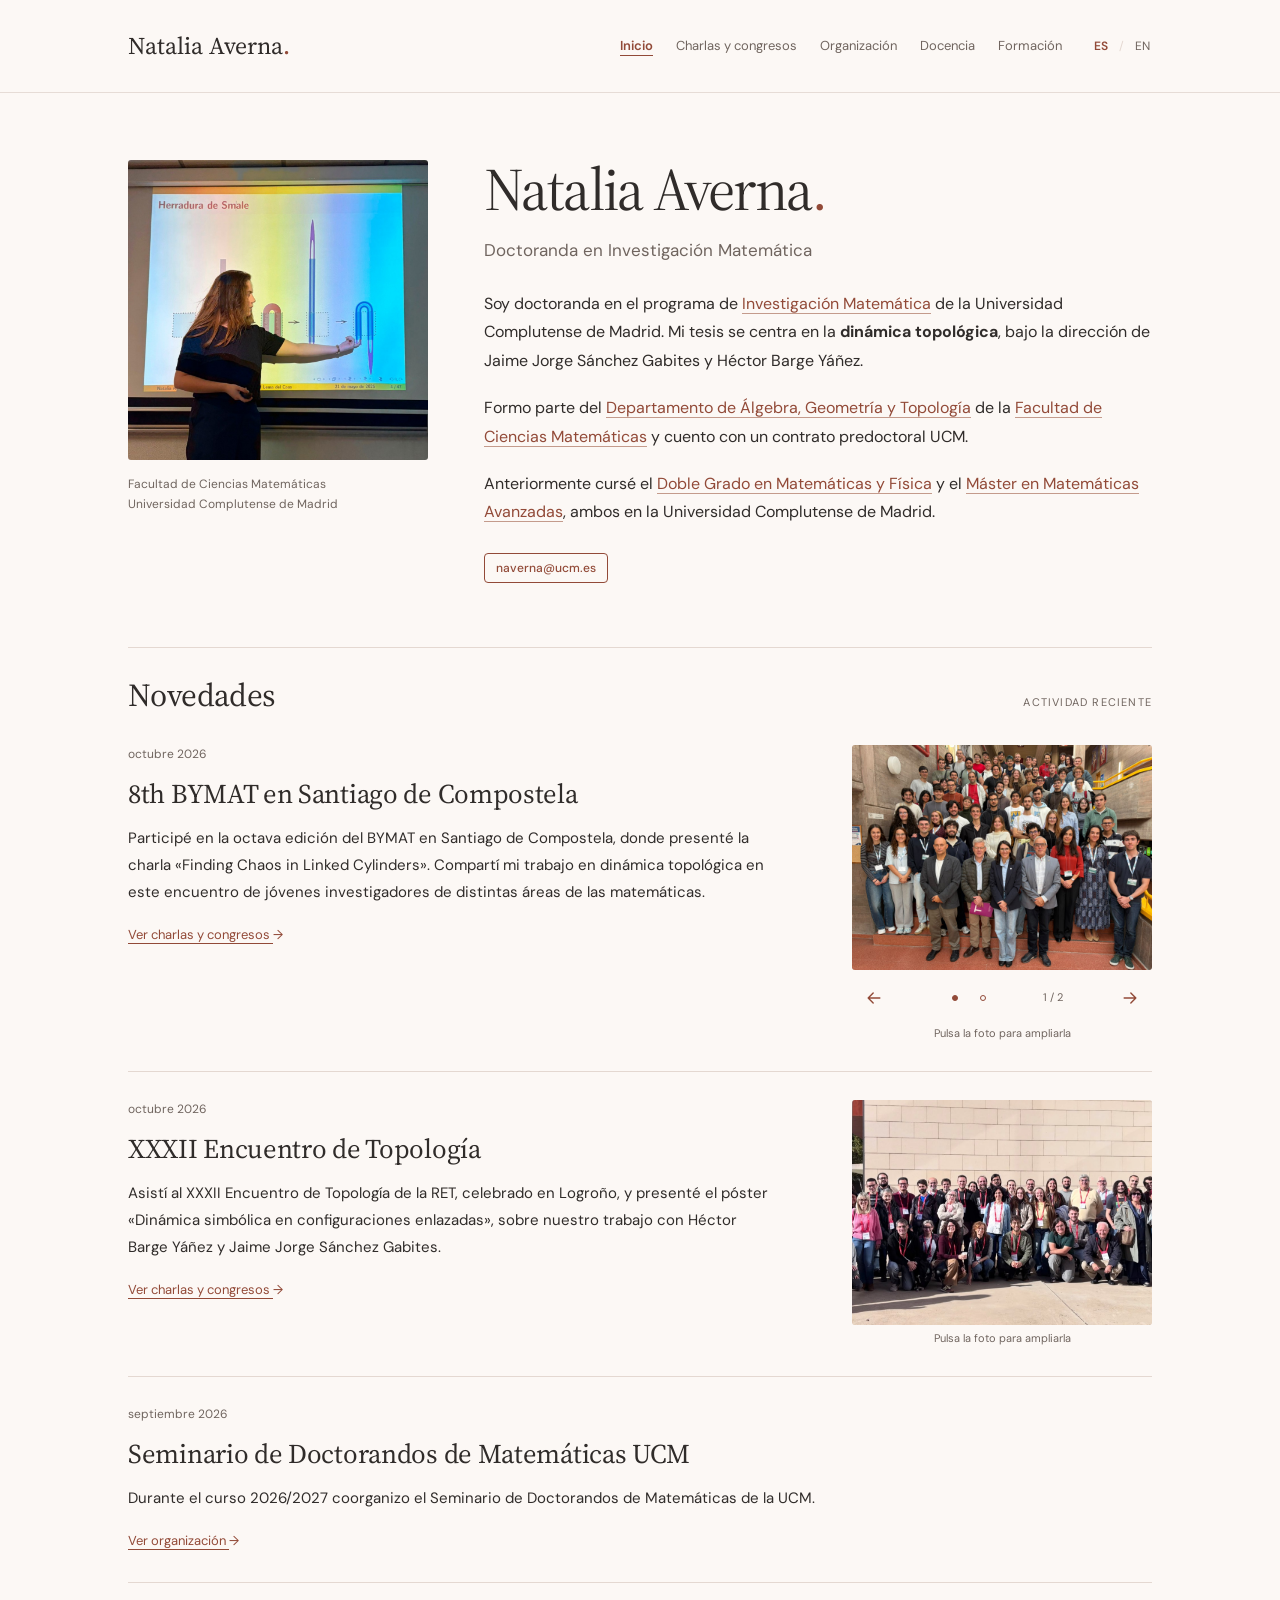
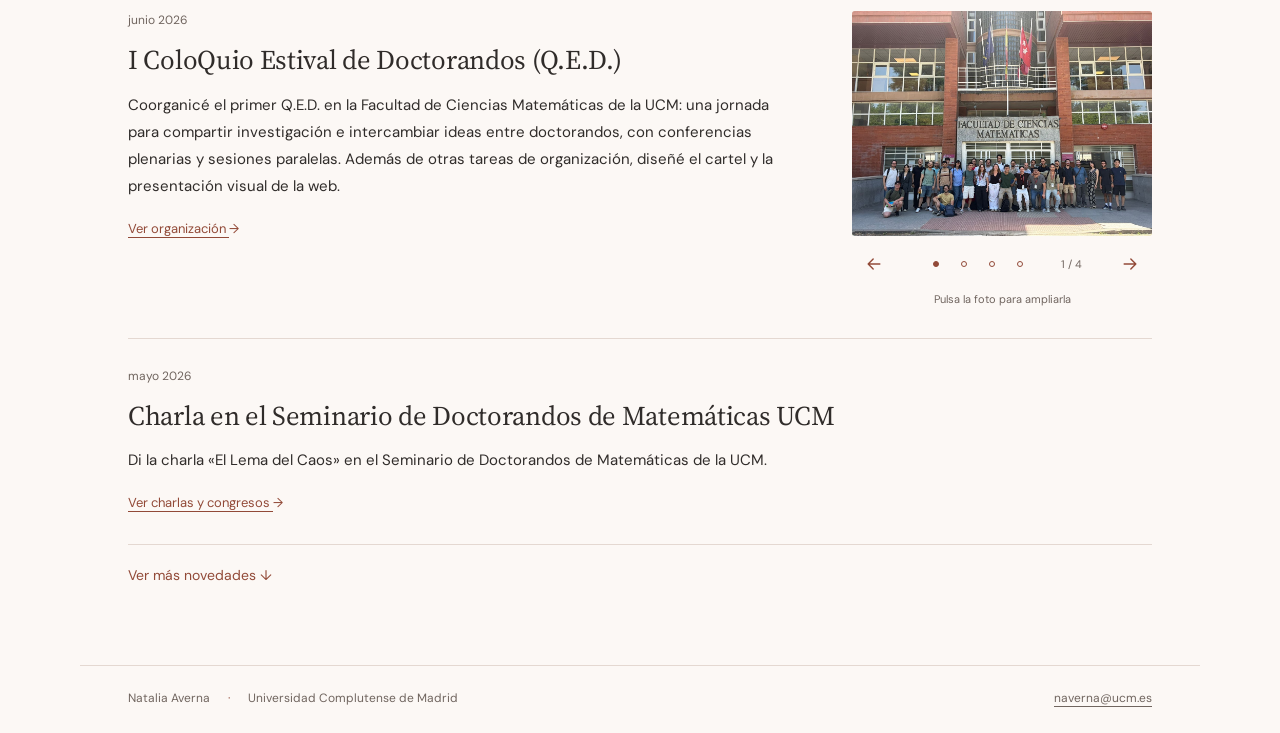
<file: index.html>
<!doctype html>
<html lang="es"><head><meta charset="utf-8"><meta name="viewport" content="width=device-width,initial-scale=1"><title>Natalia Averna · Web personal</title><meta name="description" content="Natalia Averna, doctoranda en Investigación Matemática en la Universidad Complutense de Madrid. Dinámica topológica, docencia y actividad académica."><meta name="theme-color" content="#fcf8f5"><link rel="canonical" href="https://nataliaaverna.github.io/es/"><link rel="alternate" hreflang="en" href="https://nataliaaverna.github.io/en/"><link rel="alternate" hreflang="es" href="https://nataliaaverna.github.io/es/"><link rel="alternate" hreflang="x-default" href="https://nataliaaverna.github.io/es/"><link rel="stylesheet" href="assets/style.css"><meta property="og:site_name" content="Natalia Averna">

<script type="application/ld+json">
{
  "@context": "https://schema.org",
  "@type": "WebSite",
  "name": "Natalia Averna",
  "url": "https://nataliaaverna.github.io/"
}
</script><link rel="icon" href="/favicon.ico" sizes="16x16 32x32 48x48"><link rel="icon" type="image/png" sizes="96x96" href="/favicon-96.png"><script type="application/ld+json">
{
  "@context": "https://schema.org",
  "@type": "Person",
  "@id": "https://nataliaaverna.github.io/#person",
  "name": "Natalia Averna",
  "alternateName": "Natalia Averna García",
  "url": "https://nataliaaverna.github.io/"
}
</script></head>
<body><a class="skip" href="#main">Saltar al contenido</a><header class="site-header"><div class="wrap header-inner"><a class="brand" href="es/index.html">Natalia Averna<span aria-hidden="true" style="color:var(--accent)">.</span></a><div class="header-links"><nav class="main-nav" aria-label="Navegación principal"><a href="es/index.html" aria-current="page">Inicio</a><a href="es/charlas-congresos/index.html">Charlas y congresos</a><a href="es/organizacion/index.html">Organización</a><a href="es/docencia/index.html">Docencia</a><a href="es/formacion/index.html">Formación</a></nav><nav class="language" aria-label="Idioma"><a href="es/index.html" lang="es" hreflang="es" aria-label="Español" aria-current="true">ES</a><span aria-hidden="true">/</span><a href="en/index.html" lang="en" hreflang="en" aria-label="English">EN</a></nav></div></div></header>
<main class="wrap" id="main"><section class="hero" aria-labelledby="name">
      <figure class="portrait"><img src="assets/natalia-averna.jpg" width="1032" height="1032" alt="Natalia Averna durante una charla sobre dinámica." fetchpriority="high"><figcaption>Facultad de Ciencias Matemáticas<br>Universidad Complutense de Madrid</figcaption></figure>
      <div class="hero-copy"><h1 id="name">Natalia Averna<span class="name-dot" aria-hidden="true" style="color:var(--accent)">.</span></h1><p class="role">Doctoranda en Investigación Matemática</p><div class="bio"><p>Soy doctoranda en el programa de <a href="https://www.ucm.es/doctorado/doctorado_inv_mat">Investigación Matemática</a> de la Universidad Complutense de Madrid. Mi tesis se centra en la <strong>dinámica topológica</strong>, bajo la dirección de Jaime Jorge Sánchez Gabites y Héctor Barge Yáñez.</p>
        <p>Formo parte del <a href="https://www.ucm.es/algebra_geometria_topologia">Departamento de Álgebra, Geometría y Topología</a> de la <a href="https://matematicas.ucm.es/">Facultad de Ciencias Matemáticas</a> y cuento con un contrato predoctoral UCM.</p><p>Anteriormente cursé el <a href="https://matematicas.ucm.es/dobles-grados" target="_blank" rel="noopener noreferrer">Doble Grado en Matemáticas y Física</a> y el <a href="https://matematicas.ucm.es/estudios/master-matematicasavanzadas" target="_blank" rel="noopener noreferrer">Máster en Matemáticas Avanzadas</a>, ambos en la Universidad Complutense de Madrid.</p></div><p class="contact"><a class="resource-button" href="mailto:naverna@ucm.es">naverna@ucm.es</a></p></div>
    </section>
    <section class="news" aria-labelledby="news-title"><div class="section-head"><h2 id="news-title">Novedades</h2><span class="section-index">Actividad reciente</span></div><article class="news-story has-gallery"><div class="news-copy"><time class="date" datetime="2026-10">octubre 2026</time><h3>8th BYMAT en Santiago de Compostela</h3><p>Participé en la octava edición del BYMAT en Santiago de Compostela, donde presenté la charla «Finding Chaos in Linked Cylinders». Compartí mi trabajo en dinámica topológica en este encuentro de jóvenes investigadores de distintas áreas de las matemáticas.</p><a class="text-link" href="es/charlas-congresos/index.html">Ver charlas y congresos <span aria-hidden="true">→</span></a></div><div class="news-gallery" role="group" aria-label="8th BYMAT en Santiago de Compostela"><div class="gallery-frame"><a class="gallery-slide" href="assets/news/bymat-grupo.jpeg" target="_blank" rel="noopener noreferrer" aria-label="Ampliar foto 1: Foto de grupo de participantes en el 8th BYMAT."><img src="assets/news/bymat-grupo.jpeg" width="1600" height="1200" alt="Foto de grupo de participantes en el 8th BYMAT." loading="lazy" decoding="async"></a><a class="gallery-slide" href="assets/news/bymat-santiago.jpeg" target="_blank" rel="noopener noreferrer" aria-label="Ampliar foto 2: Participantes del BYMAT junto a la catedral de Santiago de Compostela." hidden><img src="assets/news/bymat-santiago.jpeg" width="1200" height="1600" alt="Participantes del BYMAT junto a la catedral de Santiago de Compostela." loading="lazy" decoding="async"></a></div><div class="gallery-controls" hidden><button type="button" class="gallery-arrow" data-photo-prev aria-label="Foto anterior"><svg viewBox="0 0 24 24" width="20" height="20" aria-hidden="true" focusable="false"><path d="M19 12H5m6-6-6 6 6 6" fill="none" stroke="currentColor" stroke-width="1.7" stroke-linecap="round" stroke-linejoin="round"/></svg></button><div class="gallery-dots"><button type="button" class="gallery-dot" data-photo-index="0" aria-label="Ver foto 1" aria-pressed="true"><span></span></button><button type="button" class="gallery-dot" data-photo-index="1" aria-label="Ver foto 2" aria-pressed="false"><span></span></button></div><span class="gallery-count" aria-live="polite" aria-atomic="true">1 / 2</span><button type="button" class="gallery-arrow" data-photo-next aria-label="Foto siguiente"><svg viewBox="0 0 24 24" width="20" height="20" aria-hidden="true" focusable="false"><path d="M19 12H5m6-6-6 6 6 6" fill="none" stroke="currentColor" stroke-width="1.7" stroke-linecap="round" stroke-linejoin="round"/></svg></button></div><p class="gallery-hint">Pulsa la foto para ampliarla</p></div></article><article class="news-story has-gallery"><div class="news-copy"><time class="date" datetime="2026-10">octubre 2026</time><h3>XXXII Encuentro de Topología</h3><p>Asistí al XXXII Encuentro de Topología de la RET, celebrado en Logroño, y presenté el póster «Dinámica simbólica en configuraciones enlazadas», sobre nuestro trabajo con Héctor Barge Yáñez y Jaime Jorge Sánchez Gabites.</p><a class="text-link" href="es/charlas-congresos/index.html">Ver charlas y congresos <span aria-hidden="true">→</span></a></div><div class="news-gallery gallery-fill" role="group" aria-label="XXXII Encuentro de Topología"><div class="gallery-frame"><a class="gallery-slide" href="assets/news/ret-grupo.jpg" target="_blank" rel="noopener noreferrer" aria-label="Ampliar foto 1: Foto de grupo del XXXII Encuentro de Topología de la RET."><img src="assets/news/ret-grupo.jpg" width="1015" height="1001" alt="Foto de grupo del XXXII Encuentro de Topología de la RET." loading="lazy" decoding="async"></a></div><div class="gallery-controls" hidden><button type="button" class="gallery-arrow" data-photo-prev aria-label="Foto anterior"><svg viewBox="0 0 24 24" width="20" height="20" aria-hidden="true" focusable="false"><path d="M19 12H5m6-6-6 6 6 6" fill="none" stroke="currentColor" stroke-width="1.7" stroke-linecap="round" stroke-linejoin="round"/></svg></button><div class="gallery-dots"><button type="button" class="gallery-dot" data-photo-index="0" aria-label="Ver foto 1" aria-pressed="true"><span></span></button></div><span class="gallery-count" aria-live="polite" aria-atomic="true">1 / 1</span><button type="button" class="gallery-arrow" data-photo-next aria-label="Foto siguiente"><svg viewBox="0 0 24 24" width="20" height="20" aria-hidden="true" focusable="false"><path d="M19 12H5m6-6-6 6 6 6" fill="none" stroke="currentColor" stroke-width="1.7" stroke-linecap="round" stroke-linejoin="round"/></svg></button></div><p class="gallery-hint">Pulsa la foto para ampliarla</p></div></article><article class="news-story"><div class="news-copy"><time class="date" datetime="2026-09">septiembre 2026</time><h3>Seminario de Doctorandos de Matemáticas UCM</h3><p>Durante el curso 2026/2027 coorganizo el Seminario de Doctorandos de Matemáticas de la UCM.</p><a class="text-link" href="es/organizacion/index.html">Ver organización <span aria-hidden="true">→</span></a></div></article><article class="news-story has-gallery"><div class="news-copy"><time class="date" datetime="2026-06">junio 2026</time><h3>I ColoQuio Estival de Doctorandos (Q.E.D.)</h3><p>Coorganicé el primer Q.E.D. en la Facultad de Ciencias Matemáticas de la UCM: una jornada para compartir investigación e intercambiar ideas entre doctorandos, con conferencias plenarias y sesiones paralelas. Además de otras tareas de organización, diseñé el cartel y la presentación visual de la web.</p><a class="text-link" href="es/organizacion/index.html">Ver organización <span aria-hidden="true">→</span></a></div><div class="news-gallery" role="group" aria-label="I ColoQuio Estival de Doctorandos (Q.E.D.)"><div class="gallery-frame"><a class="gallery-slide" href="assets/news/qed-grupo.jpg" target="_blank" rel="noopener noreferrer" aria-label="Ampliar foto 1: Foto de grupo del I Q.E.D. frente a la Facultad de Ciencias Matemáticas."><img src="assets/news/qed-grupo.jpg" width="1169" height="877" alt="Foto de grupo del I Q.E.D. frente a la Facultad de Ciencias Matemáticas." loading="lazy" decoding="async"></a><a class="gallery-slide" href="assets/news/qed-organizacion.jpg" target="_blank" rel="noopener noreferrer" aria-label="Ampliar foto 2: El equipo organizador del I Q.E.D." hidden><img src="assets/news/qed-organizacion.jpg" width="658" height="877" alt="El equipo organizador del I Q.E.D." loading="lazy" decoding="async"></a><a class="gallery-slide" href="assets/news/qed-charla-1.jpg" target="_blank" rel="noopener noreferrer" aria-label="Ampliar foto 3: Una de las charlas del I Q.E.D., con el ponente trabajando en la pizarra." hidden><img src="assets/news/qed-charla-1.jpg" width="2048" height="1536" alt="Una de las charlas del I Q.E.D., con el ponente trabajando en la pizarra." loading="lazy" decoding="async"></a><a class="gallery-slide" href="assets/news/qed-charla-2.jpg" target="_blank" rel="noopener noreferrer" aria-label="Ampliar foto 4: Un intercambio entre el público y un ponente durante el I Q.E.D." hidden><img src="assets/news/qed-charla-2.jpg" width="2048" height="1536" alt="Un intercambio entre el público y un ponente durante el I Q.E.D." loading="lazy" decoding="async"></a></div><div class="gallery-controls" hidden><button type="button" class="gallery-arrow" data-photo-prev aria-label="Foto anterior"><svg viewBox="0 0 24 24" width="20" height="20" aria-hidden="true" focusable="false"><path d="M19 12H5m6-6-6 6 6 6" fill="none" stroke="currentColor" stroke-width="1.7" stroke-linecap="round" stroke-linejoin="round"/></svg></button><div class="gallery-dots"><button type="button" class="gallery-dot" data-photo-index="0" aria-label="Ver foto 1" aria-pressed="true"><span></span></button><button type="button" class="gallery-dot" data-photo-index="1" aria-label="Ver foto 2" aria-pressed="false"><span></span></button><button type="button" class="gallery-dot" data-photo-index="2" aria-label="Ver foto 3" aria-pressed="false"><span></span></button><button type="button" class="gallery-dot" data-photo-index="3" aria-label="Ver foto 4" aria-pressed="false"><span></span></button></div><span class="gallery-count" aria-live="polite" aria-atomic="true">1 / 4</span><button type="button" class="gallery-arrow" data-photo-next aria-label="Foto siguiente"><svg viewBox="0 0 24 24" width="20" height="20" aria-hidden="true" focusable="false"><path d="M19 12H5m6-6-6 6 6 6" fill="none" stroke="currentColor" stroke-width="1.7" stroke-linecap="round" stroke-linejoin="round"/></svg></button></div><p class="gallery-hint">Pulsa la foto para ampliarla</p></div></article><article class="news-story"><div class="news-copy"><time class="date" datetime="2026-05">mayo 2026</time><h3>Charla en el Seminario de Doctorandos de Matemáticas UCM</h3><p>Di la charla «El Lema del Caos» en el Seminario de Doctorandos de Matemáticas de la UCM.</p><a class="text-link" href="es/charlas-congresos/index.html">Ver charlas y congresos <span aria-hidden="true">→</span></a></div></article><details class="news-archive"><summary><span class="news-more">Ver más novedades <span aria-hidden="true">↓</span></span><span class="news-less">Ver menos <span aria-hidden="true">↑</span></span></summary><div class="news-archive-items"><article class="news-story has-gallery"><div class="news-copy"><time class="date" datetime="2025-11">noviembre 2025</time><h3>7th BYMAT en Sevilla</h3><p>Participé en la séptima edición del BYMAT en Sevilla, donde presenté el póster «Morse theory and 2D stationary Euler Flows». El póster estaba basado en mi trabajo de fin de máster, realizado bajo la supervisión de Daniel Peralta Salas.</p><a class="text-link" href="es/charlas-congresos/index.html">Ver charlas y congresos <span aria-hidden="true">→</span></a></div><div class="news-gallery" role="group" aria-label="7th BYMAT en Sevilla"><div class="gallery-frame"><a class="gallery-slide" href="assets/news/bymat7-grupo-1.jpg" target="_blank" rel="noopener noreferrer" aria-label="Ampliar foto 1: Foto de grupo 1 de participantes en el 7th BYMAT."><img src="assets/news/bymat7-grupo-1.jpg" width="1409" height="1057" alt="Foto de grupo 1 de participantes en el 7th BYMAT." loading="lazy" decoding="async"></a><a class="gallery-slide" href="assets/news/bymat7-grupo-2.jpg" target="_blank" rel="noopener noreferrer" aria-label="Ampliar foto 2: Foto de grupo 2 de participantes en el 7th BYMAT." hidden><img src="assets/news/bymat7-grupo-2.jpg" width="1382" height="1037" alt="Foto de grupo 2 de participantes en el 7th BYMAT." loading="lazy" decoding="async"></a></div><div class="gallery-controls" hidden><button type="button" class="gallery-arrow" data-photo-prev aria-label="Foto anterior"><svg viewBox="0 0 24 24" width="20" height="20" aria-hidden="true" focusable="false"><path d="M19 12H5m6-6-6 6 6 6" fill="none" stroke="currentColor" stroke-width="1.7" stroke-linecap="round" stroke-linejoin="round"/></svg></button><div class="gallery-dots"><button type="button" class="gallery-dot" data-photo-index="0" aria-label="Ver foto 1" aria-pressed="true"><span></span></button><button type="button" class="gallery-dot" data-photo-index="1" aria-label="Ver foto 2" aria-pressed="false"><span></span></button></div><span class="gallery-count" aria-live="polite" aria-atomic="true">1 / 2</span><button type="button" class="gallery-arrow" data-photo-next aria-label="Foto siguiente"><svg viewBox="0 0 24 24" width="20" height="20" aria-hidden="true" focusable="false"><path d="M19 12H5m6-6-6 6 6 6" fill="none" stroke="currentColor" stroke-width="1.7" stroke-linecap="round" stroke-linejoin="round"/></svg></button></div><p class="gallery-hint">Pulsa la foto para ampliarla</p></div></article></div></details></section><dialog class="photo-dialog" aria-label="Fotografías ampliadas"><div class="photo-dialog-inner"><div class="photo-dialog-toolbar"><span class="photo-dialog-count" aria-live="polite" aria-atomic="true"></span><button type="button" class="photo-close" data-photo-close>Cerrar imagen ×</button></div><div class="photo-dialog-stage"><img class="photo-dialog-image" alt=""></div><div class="photo-dialog-nav"><button type="button" class="gallery-arrow" data-photo-step="-1" aria-label="Foto anterior"><svg viewBox="0 0 24 24" width="20" height="20" aria-hidden="true" focusable="false"><path d="M19 12H5m6-6-6 6 6 6" fill="none" stroke="currentColor" stroke-width="1.7" stroke-linecap="round" stroke-linejoin="round"/></svg></button><button type="button" class="gallery-arrow" data-photo-step="1" aria-label="Foto siguiente"><svg viewBox="0 0 24 24" width="20" height="20" aria-hidden="true" focusable="false"><path d="M19 12H5m6-6-6 6 6 6" fill="none" stroke="currentColor" stroke-width="1.7" stroke-linecap="round" stroke-linejoin="round"/></svg></button></div></div></dialog></main>
<footer class="wrap site-footer"><span class="footer-identity"><span>Natalia Averna</span><span class="footer-dot" aria-hidden="true">·</span><span>Universidad Complutense de Madrid</span></span><a href="mailto:naverna@ucm.es">naverna@ucm.es</a></footer><script src="assets/gallery.js" defer></script><script src="assets/motion.js" defer></script></body></html>
</file>
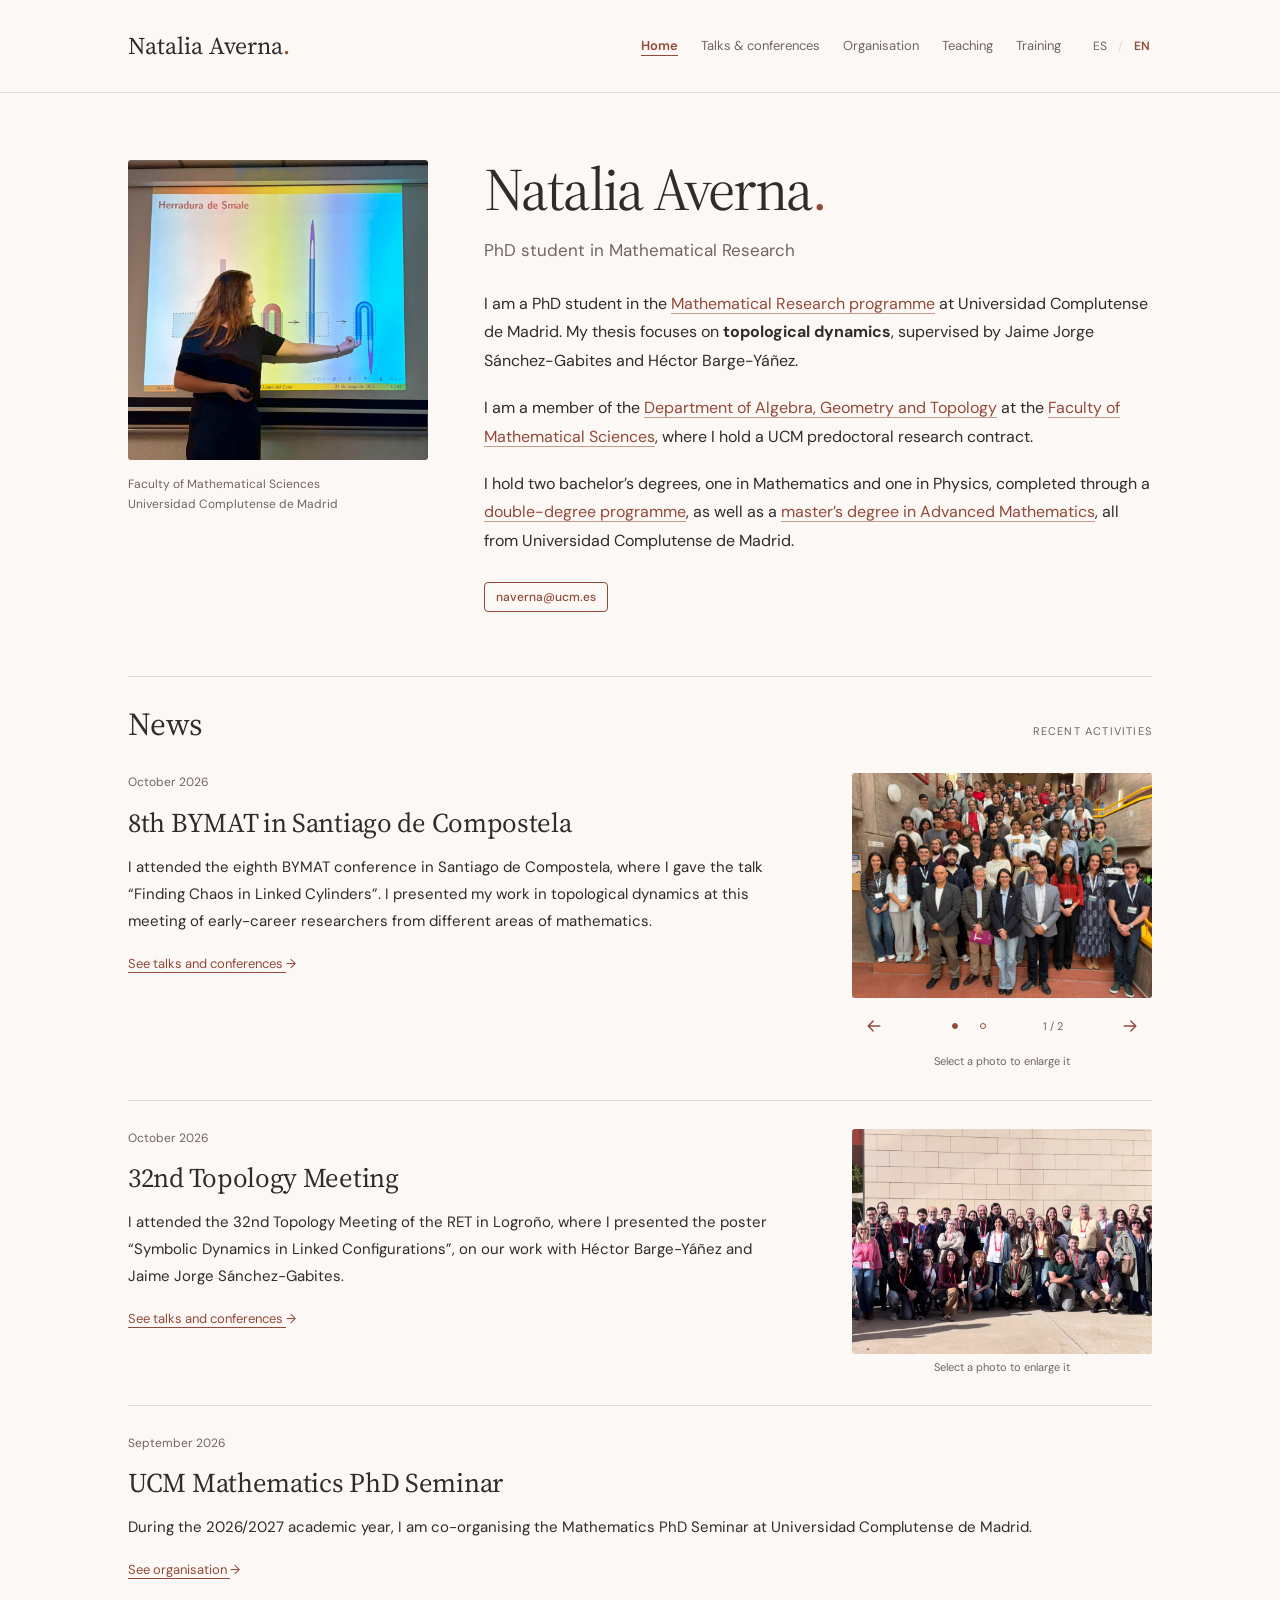
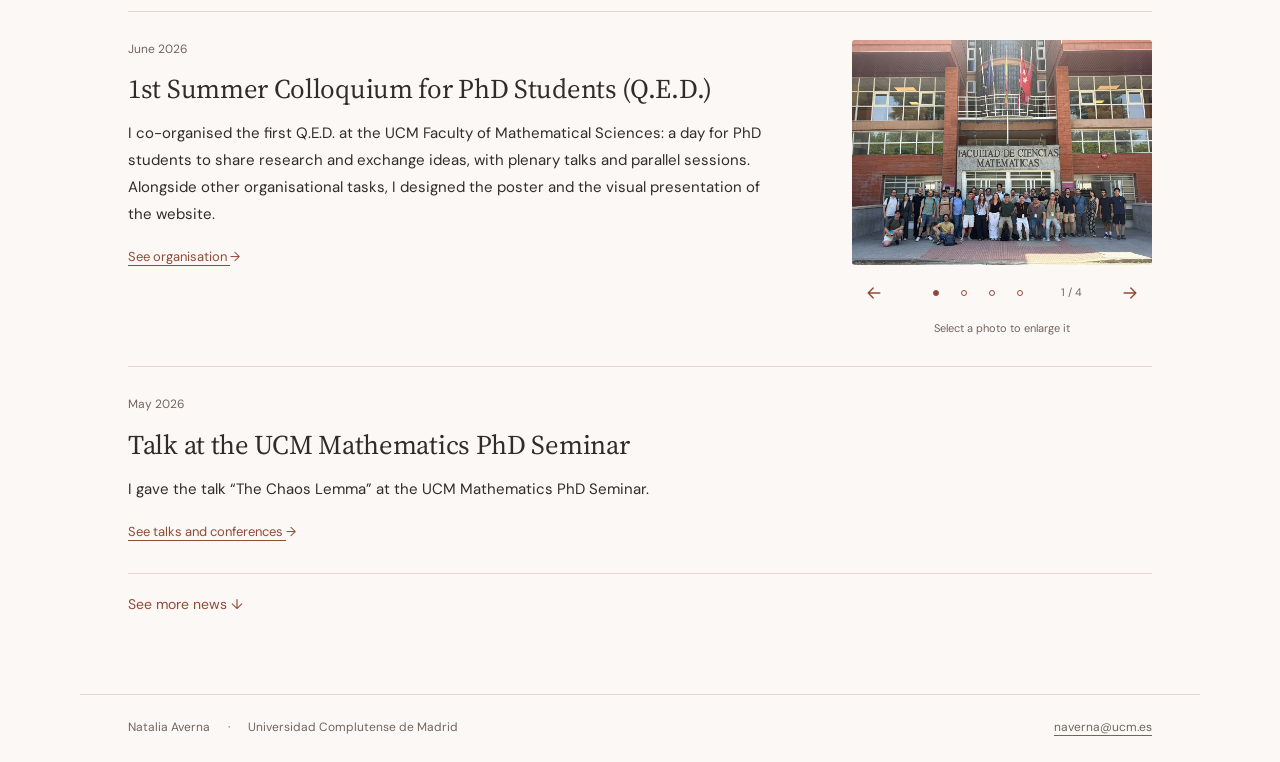
<file: en/index.html>
<!doctype html>
<html lang="en"><head><meta charset="utf-8"><meta name="viewport" content="width=device-width,initial-scale=1"><title>Natalia Averna · Personal website</title><meta name="description" content="Natalia Averna, PhD student in Mathematical Research at Universidad Complutense de Madrid. Topological dynamics, teaching and academic activities."><meta name="theme-color" content="#fcf8f5"><link rel="canonical" href="https://nataliaaverna.github.io/en/"><link rel="alternate" hreflang="es" href="https://nataliaaverna.github.io/es/"><link rel="alternate" hreflang="en" href="https://nataliaaverna.github.io/en/"><link rel="alternate" hreflang="x-default" href="https://nataliaaverna.github.io/es/"><link rel="stylesheet" href="../assets/style.css"><link rel="icon" href="/favicon.ico" sizes="16x16 32x32 48x48"><link rel="icon" type="image/png" sizes="96x96" href="/favicon-96.png"><script type="application/ld+json">
{
  "@context": "https://schema.org",
  "@type": "Person",
  "@id": "https://nataliaaverna.github.io/#person",
  "name": "Natalia Averna",
  "alternateName": "Natalia Averna García",
  "url": "https://nataliaaverna.github.io/"
}
</script></head>
<body><a class="skip" href="#main">Skip to content</a><header class="site-header"><div class="wrap header-inner"><a class="brand" href="../en/index.html">Natalia Averna<span aria-hidden="true" style="color:var(--accent)">.</span></a><div class="header-links"><nav class="main-nav" aria-label="Main navigation"><a href="../en/index.html" aria-current="page">Home</a><a href="../en/talks-conferences/index.html">Talks & conferences</a><a href="../en/organisation/index.html">Organisation</a><a href="../en/teaching/index.html">Teaching</a><a href="../en/training/index.html">Training</a></nav><nav class="language" aria-label="Language"><a href="../es/index.html" lang="es" hreflang="es" aria-label="Español">ES</a><span aria-hidden="true">/</span><a href="../en/index.html" lang="en" hreflang="en" aria-label="English" aria-current="true">EN</a></nav></div></div></header>
<main class="wrap" id="main"><section class="hero" aria-labelledby="name">
      <figure class="portrait"><img src="../assets/natalia-averna.jpg" width="1032" height="1032" alt="Natalia Averna giving a talk on dynamics." fetchpriority="high"><figcaption>Faculty of Mathematical Sciences<br>Universidad Complutense de Madrid</figcaption></figure>
      <div class="hero-copy"><h1 id="name">Natalia Averna<span class="name-dot" aria-hidden="true" style="color:var(--accent)">.</span></h1><p class="role">PhD student in Mathematical Research</p><div class="bio"><p>I am a PhD student in the <a href="https://www.ucm.es/doctorado/doctorado_inv_mat">Mathematical Research programme</a> at Universidad Complutense de Madrid. My thesis focuses on <strong>topological dynamics</strong>, supervised by Jaime Jorge Sánchez-Gabites and Héctor Barge-Yáñez.</p>
        <p>I am a member of the <a href="https://www.ucm.es/algebra_geometria_topologia">Department of Algebra, Geometry and Topology</a> at the <a href="https://matematicas.ucm.es/">Faculty of Mathematical Sciences</a>, where I hold a UCM predoctoral research contract.</p><p>I hold two bachelor’s degrees, one in Mathematics and one in Physics, completed through a <a href="https://edoctorado.ucm.es/estudios/2026-27/grado-matematicasyfisica2019ext-plan" target="_blank" rel="noopener noreferrer">double-degree programme</a>, as well as a <a href="https://matematicas.ucm.es/estudios/master-matematicasavanzadas" target="_blank" rel="noopener noreferrer">master’s degree in Advanced Mathematics</a>, all from Universidad Complutense de Madrid.</p></div><p class="contact"><a class="resource-button" href="mailto:naverna@ucm.es">naverna@ucm.es</a></p></div>
    </section>
    <section class="news" aria-labelledby="news-title"><div class="section-head"><h2 id="news-title">News</h2><span class="section-index">Recent activities</span></div><article class="news-story has-gallery"><div class="news-copy"><time class="date" datetime="2026-10">October 2026</time><h3>8th BYMAT in Santiago de Compostela</h3><p>I attended the eighth BYMAT conference in Santiago de Compostela, where I gave the talk “Finding Chaos in Linked Cylinders”. I presented my work in topological dynamics at this meeting of early-career researchers from different areas of mathematics.</p><a class="text-link" href="../en/talks-conferences/index.html">See talks and conferences <span aria-hidden="true">→</span></a></div><div class="news-gallery" role="group" aria-label="8th BYMAT in Santiago de Compostela"><div class="gallery-frame"><a class="gallery-slide" href="../assets/news/bymat-grupo.jpeg" target="_blank" rel="noopener noreferrer" aria-label="Enlarge photo 1: Group photograph of participants at the 8th BYMAT."><img src="../assets/news/bymat-grupo.jpeg" width="1600" height="1200" alt="Group photograph of participants at the 8th BYMAT." loading="lazy" decoding="async"></a><a class="gallery-slide" href="../assets/news/bymat-santiago.jpeg" target="_blank" rel="noopener noreferrer" aria-label="Enlarge photo 2: BYMAT participants by the cathedral in Santiago de Compostela." hidden><img src="../assets/news/bymat-santiago.jpeg" width="1200" height="1600" alt="BYMAT participants by the cathedral in Santiago de Compostela." loading="lazy" decoding="async"></a></div><div class="gallery-controls" hidden><button type="button" class="gallery-arrow" data-photo-prev aria-label="Previous photo"><svg viewBox="0 0 24 24" width="20" height="20" aria-hidden="true" focusable="false"><path d="M19 12H5m6-6-6 6 6 6" fill="none" stroke="currentColor" stroke-width="1.7" stroke-linecap="round" stroke-linejoin="round"/></svg></button><div class="gallery-dots"><button type="button" class="gallery-dot" data-photo-index="0" aria-label="Show photo 1" aria-pressed="true"><span></span></button><button type="button" class="gallery-dot" data-photo-index="1" aria-label="Show photo 2" aria-pressed="false"><span></span></button></div><span class="gallery-count" aria-live="polite" aria-atomic="true">1 / 2</span><button type="button" class="gallery-arrow" data-photo-next aria-label="Next photo"><svg viewBox="0 0 24 24" width="20" height="20" aria-hidden="true" focusable="false"><path d="M19 12H5m6-6-6 6 6 6" fill="none" stroke="currentColor" stroke-width="1.7" stroke-linecap="round" stroke-linejoin="round"/></svg></button></div><p class="gallery-hint">Select a photo to enlarge it</p></div></article><article class="news-story has-gallery"><div class="news-copy"><time class="date" datetime="2026-10">October 2026</time><h3>32nd Topology Meeting</h3><p>I attended the 32nd Topology Meeting of the RET in Logroño, where I presented the poster “Symbolic Dynamics in Linked Configurations”, on our work with Héctor Barge-Yáñez and Jaime Jorge Sánchez-Gabites.</p><a class="text-link" href="../en/talks-conferences/index.html">See talks and conferences <span aria-hidden="true">→</span></a></div><div class="news-gallery gallery-fill" role="group" aria-label="32nd Topology Meeting"><div class="gallery-frame"><a class="gallery-slide" href="../assets/news/ret-grupo.jpg" target="_blank" rel="noopener noreferrer" aria-label="Enlarge photo 1: Group photograph from the 32nd Topology Meeting of the RET."><img src="../assets/news/ret-grupo.jpg" width="1015" height="1001" alt="Group photograph from the 32nd Topology Meeting of the RET." loading="lazy" decoding="async"></a></div><div class="gallery-controls" hidden><button type="button" class="gallery-arrow" data-photo-prev aria-label="Previous photo"><svg viewBox="0 0 24 24" width="20" height="20" aria-hidden="true" focusable="false"><path d="M19 12H5m6-6-6 6 6 6" fill="none" stroke="currentColor" stroke-width="1.7" stroke-linecap="round" stroke-linejoin="round"/></svg></button><div class="gallery-dots"><button type="button" class="gallery-dot" data-photo-index="0" aria-label="Show photo 1" aria-pressed="true"><span></span></button></div><span class="gallery-count" aria-live="polite" aria-atomic="true">1 / 1</span><button type="button" class="gallery-arrow" data-photo-next aria-label="Next photo"><svg viewBox="0 0 24 24" width="20" height="20" aria-hidden="true" focusable="false"><path d="M19 12H5m6-6-6 6 6 6" fill="none" stroke="currentColor" stroke-width="1.7" stroke-linecap="round" stroke-linejoin="round"/></svg></button></div><p class="gallery-hint">Select a photo to enlarge it</p></div></article><article class="news-story"><div class="news-copy"><time class="date" datetime="2026-09">September 2026</time><h3>UCM Mathematics PhD Seminar</h3><p>During the 2026/2027 academic year, I am co-organising the Mathematics PhD Seminar at Universidad Complutense de Madrid.</p><a class="text-link" href="../en/organisation/index.html">See organisation <span aria-hidden="true">→</span></a></div></article><article class="news-story has-gallery"><div class="news-copy"><time class="date" datetime="2026-06">June 2026</time><h3>1st Summer Colloquium for PhD Students (Q.E.D.)</h3><p>I co-organised the first Q.E.D. at the UCM Faculty of Mathematical Sciences: a day for PhD students to share research and exchange ideas, with plenary talks and parallel sessions. Alongside other organisational tasks, I designed the poster and the visual presentation of the website.</p><a class="text-link" href="../en/organisation/index.html">See organisation <span aria-hidden="true">→</span></a></div><div class="news-gallery" role="group" aria-label="1st Summer Colloquium for PhD Students (Q.E.D.)"><div class="gallery-frame"><a class="gallery-slide" href="../assets/news/qed-grupo.jpg" target="_blank" rel="noopener noreferrer" aria-label="Enlarge photo 1: Group photograph from the first Q.E.D. outside the Faculty of Mathematical Sciences."><img src="../assets/news/qed-grupo.jpg" width="1169" height="877" alt="Group photograph from the first Q.E.D. outside the Faculty of Mathematical Sciences." loading="lazy" decoding="async"></a><a class="gallery-slide" href="../assets/news/qed-organizacion.jpg" target="_blank" rel="noopener noreferrer" aria-label="Enlarge photo 2: The organising team of the first Q.E.D." hidden><img src="../assets/news/qed-organizacion.jpg" width="658" height="877" alt="The organising team of the first Q.E.D." loading="lazy" decoding="async"></a><a class="gallery-slide" href="../assets/news/qed-charla-1.jpg" target="_blank" rel="noopener noreferrer" aria-label="Enlarge photo 3: A talk at the first Q.E.D., with the speaker working at the blackboard." hidden><img src="../assets/news/qed-charla-1.jpg" width="2048" height="1536" alt="A talk at the first Q.E.D., with the speaker working at the blackboard." loading="lazy" decoding="async"></a><a class="gallery-slide" href="../assets/news/qed-charla-2.jpg" target="_blank" rel="noopener noreferrer" aria-label="Enlarge photo 4: An exchange between the audience and a speaker during the first Q.E.D." hidden><img src="../assets/news/qed-charla-2.jpg" width="2048" height="1536" alt="An exchange between the audience and a speaker during the first Q.E.D." loading="lazy" decoding="async"></a></div><div class="gallery-controls" hidden><button type="button" class="gallery-arrow" data-photo-prev aria-label="Previous photo"><svg viewBox="0 0 24 24" width="20" height="20" aria-hidden="true" focusable="false"><path d="M19 12H5m6-6-6 6 6 6" fill="none" stroke="currentColor" stroke-width="1.7" stroke-linecap="round" stroke-linejoin="round"/></svg></button><div class="gallery-dots"><button type="button" class="gallery-dot" data-photo-index="0" aria-label="Show photo 1" aria-pressed="true"><span></span></button><button type="button" class="gallery-dot" data-photo-index="1" aria-label="Show photo 2" aria-pressed="false"><span></span></button><button type="button" class="gallery-dot" data-photo-index="2" aria-label="Show photo 3" aria-pressed="false"><span></span></button><button type="button" class="gallery-dot" data-photo-index="3" aria-label="Show photo 4" aria-pressed="false"><span></span></button></div><span class="gallery-count" aria-live="polite" aria-atomic="true">1 / 4</span><button type="button" class="gallery-arrow" data-photo-next aria-label="Next photo"><svg viewBox="0 0 24 24" width="20" height="20" aria-hidden="true" focusable="false"><path d="M19 12H5m6-6-6 6 6 6" fill="none" stroke="currentColor" stroke-width="1.7" stroke-linecap="round" stroke-linejoin="round"/></svg></button></div><p class="gallery-hint">Select a photo to enlarge it</p></div></article><article class="news-story"><div class="news-copy"><time class="date" datetime="2026-05">May 2026</time><h3>Talk at the UCM Mathematics PhD Seminar</h3><p>I gave the talk “The Chaos Lemma” at the UCM Mathematics PhD Seminar.</p><a class="text-link" href="../en/talks-conferences/index.html">See talks and conferences <span aria-hidden="true">→</span></a></div></article><details class="news-archive"><summary><span class="news-more">See more news <span aria-hidden="true">↓</span></span><span class="news-less">See less <span aria-hidden="true">↑</span></span></summary><div class="news-archive-items"><article class="news-story has-gallery"><div class="news-copy"><time class="date" datetime="2025-11">November 2025</time><h3>7th BYMAT in Seville</h3><p>I attended the seventh BYMAT conference in Seville, where I presented the poster “Morse theory and 2D stationary Euler Flows”. The poster was based on my master’s thesis, supervised by Daniel Peralta-Salas.</p><a class="text-link" href="../en/talks-conferences/index.html">See talks and conferences <span aria-hidden="true">→</span></a></div><div class="news-gallery" role="group" aria-label="7th BYMAT in Seville"><div class="gallery-frame"><a class="gallery-slide" href="../assets/news/bymat7-grupo-1.jpg" target="_blank" rel="noopener noreferrer" aria-label="Enlarge photo 1: Group photograph 1 of participants at the 7th BYMAT."><img src="../assets/news/bymat7-grupo-1.jpg" width="1409" height="1057" alt="Group photograph 1 of participants at the 7th BYMAT." loading="lazy" decoding="async"></a><a class="gallery-slide" href="../assets/news/bymat7-grupo-2.jpg" target="_blank" rel="noopener noreferrer" aria-label="Enlarge photo 2: Group photograph 2 of participants at the 7th BYMAT." hidden><img src="../assets/news/bymat7-grupo-2.jpg" width="1382" height="1037" alt="Group photograph 2 of participants at the 7th BYMAT." loading="lazy" decoding="async"></a></div><div class="gallery-controls" hidden><button type="button" class="gallery-arrow" data-photo-prev aria-label="Previous photo"><svg viewBox="0 0 24 24" width="20" height="20" aria-hidden="true" focusable="false"><path d="M19 12H5m6-6-6 6 6 6" fill="none" stroke="currentColor" stroke-width="1.7" stroke-linecap="round" stroke-linejoin="round"/></svg></button><div class="gallery-dots"><button type="button" class="gallery-dot" data-photo-index="0" aria-label="Show photo 1" aria-pressed="true"><span></span></button><button type="button" class="gallery-dot" data-photo-index="1" aria-label="Show photo 2" aria-pressed="false"><span></span></button></div><span class="gallery-count" aria-live="polite" aria-atomic="true">1 / 2</span><button type="button" class="gallery-arrow" data-photo-next aria-label="Next photo"><svg viewBox="0 0 24 24" width="20" height="20" aria-hidden="true" focusable="false"><path d="M19 12H5m6-6-6 6 6 6" fill="none" stroke="currentColor" stroke-width="1.7" stroke-linecap="round" stroke-linejoin="round"/></svg></button></div><p class="gallery-hint">Select a photo to enlarge it</p></div></article></div></details></section><dialog class="photo-dialog" aria-label="Enlarged photographs"><div class="photo-dialog-inner"><div class="photo-dialog-toolbar"><span class="photo-dialog-count" aria-live="polite" aria-atomic="true"></span><button type="button" class="photo-close" data-photo-close>Close image ×</button></div><div class="photo-dialog-stage"><img class="photo-dialog-image" alt=""></div><div class="photo-dialog-nav"><button type="button" class="gallery-arrow" data-photo-step="-1" aria-label="Previous photo"><svg viewBox="0 0 24 24" width="20" height="20" aria-hidden="true" focusable="false"><path d="M19 12H5m6-6-6 6 6 6" fill="none" stroke="currentColor" stroke-width="1.7" stroke-linecap="round" stroke-linejoin="round"/></svg></button><button type="button" class="gallery-arrow" data-photo-step="1" aria-label="Next photo"><svg viewBox="0 0 24 24" width="20" height="20" aria-hidden="true" focusable="false"><path d="M19 12H5m6-6-6 6 6 6" fill="none" stroke="currentColor" stroke-width="1.7" stroke-linecap="round" stroke-linejoin="round"/></svg></button></div></div></dialog></main>
<footer class="wrap site-footer"><span class="footer-identity"><span>Natalia Averna</span><span class="footer-dot" aria-hidden="true">·</span><span>Universidad Complutense de Madrid</span></span><a href="mailto:naverna@ucm.es">naverna@ucm.es</a></footer><script src="../assets/gallery.js" defer></script><script src="../assets/motion.js" defer></script></body></html>
</file>
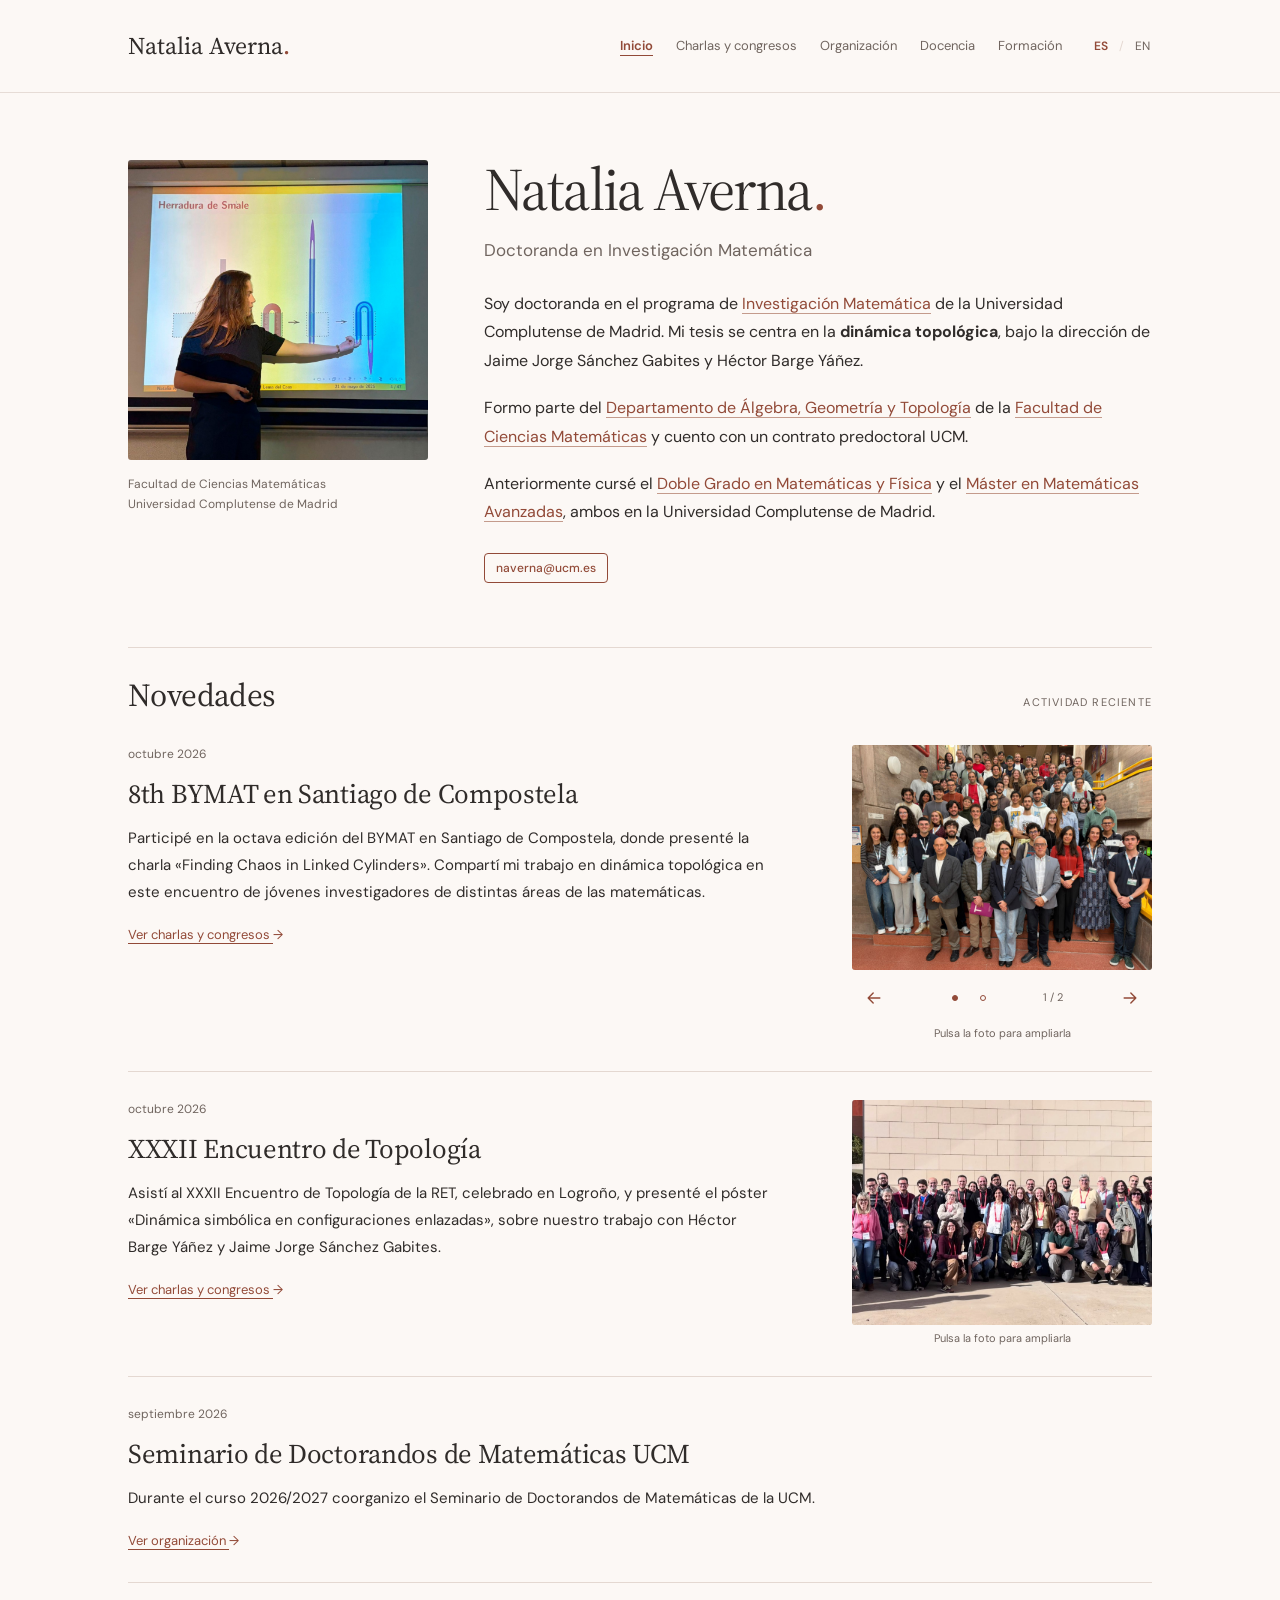
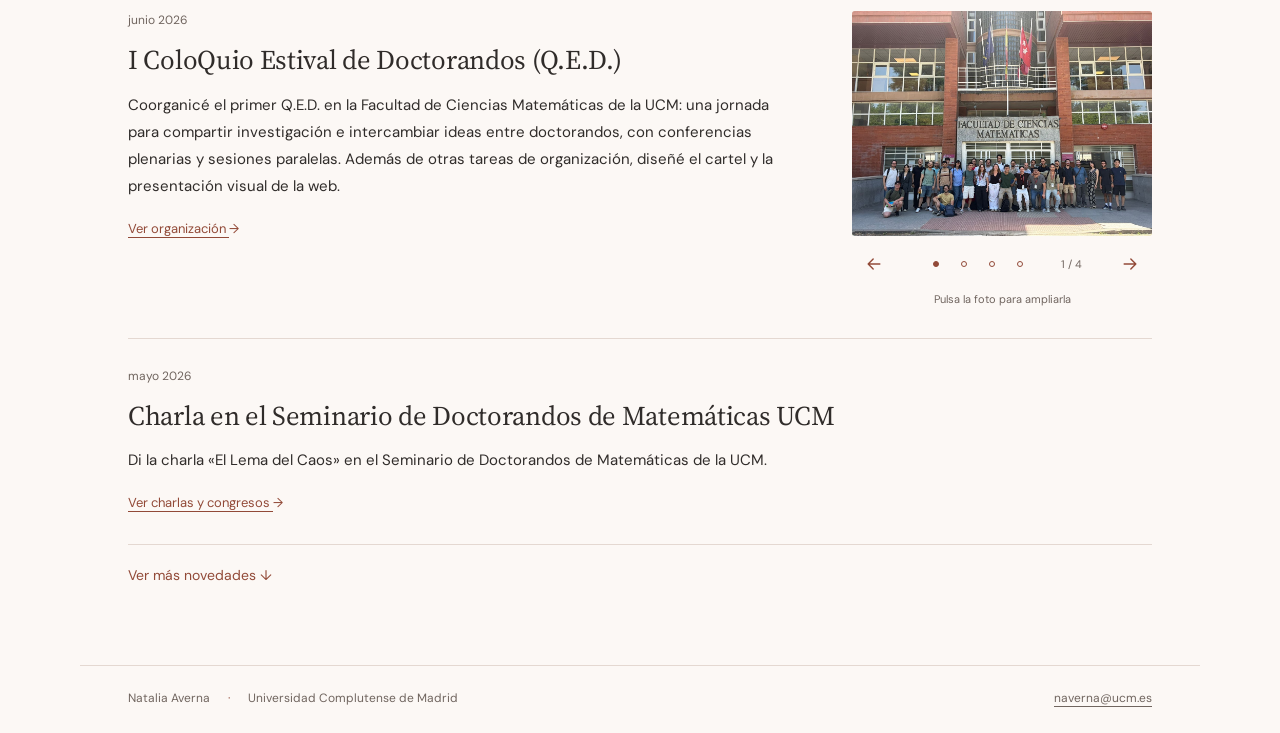
<file: es/index.html>
<!doctype html>
<html lang="es"><head><meta charset="utf-8"><meta name="viewport" content="width=device-width,initial-scale=1"><title>Natalia Averna · Web personal</title><meta name="description" content="Natalia Averna, doctoranda en Investigación Matemática en la Universidad Complutense de Madrid. Dinámica topológica, docencia y actividad académica."><meta name="theme-color" content="#fcf8f5"><link rel="canonical" href="https://nataliaaverna.github.io/es/"><link rel="alternate" hreflang="en" href="https://nataliaaverna.github.io/en/"><link rel="alternate" hreflang="es" href="https://nataliaaverna.github.io/es/"><link rel="alternate" hreflang="x-default" href="https://nataliaaverna.github.io/es/"><link rel="stylesheet" href="../assets/style.css"><link rel="icon" href="/favicon.ico" sizes="16x16 32x32 48x48"><link rel="icon" type="image/png" sizes="96x96" href="/favicon-96.png"><script type="application/ld+json">
{
  "@context": "https://schema.org",
  "@type": "Person",
  "@id": "https://nataliaaverna.github.io/#person",
  "name": "Natalia Averna",
  "alternateName": "Natalia Averna García",
  "url": "https://nataliaaverna.github.io/"
}
</script><meta property="og:site_name" content="Natalia Averna">
<script type="application/ld+json">
{
  "@context": "https://schema.org",
  "@type": "WebSite",
  "name": "Natalia Averna",
  "url": "https://nataliaaverna.github.io/"
}
</script>
</head>
<body><a class="skip" href="#main">Saltar al contenido</a><header class="site-header"><div class="wrap header-inner"><a class="brand" href="../es/index.html">Natalia Averna<span aria-hidden="true" style="color:var(--accent)">.</span></a><div class="header-links"><nav class="main-nav" aria-label="Navegación principal"><a href="../es/index.html" aria-current="page">Inicio</a><a href="../es/charlas-congresos/index.html">Charlas y congresos</a><a href="../es/organizacion/index.html">Organización</a><a href="../es/docencia/index.html">Docencia</a><a href="../es/formacion/index.html">Formación</a></nav><nav class="language" aria-label="Idioma"><a href="../es/index.html" lang="es" hreflang="es" aria-label="Español" aria-current="true">ES</a><span aria-hidden="true">/</span><a href="../en/index.html" lang="en" hreflang="en" aria-label="English">EN</a></nav></div></div></header>
<main class="wrap" id="main"><section class="hero" aria-labelledby="name">
      <figure class="portrait"><img src="../assets/natalia-averna.jpg" width="1032" height="1032" alt="Natalia Averna durante una charla sobre dinámica." fetchpriority="high"><figcaption>Facultad de Ciencias Matemáticas<br>Universidad Complutense de Madrid</figcaption></figure>
      <div class="hero-copy"><h1 id="name">Natalia Averna<span class="name-dot" aria-hidden="true" style="color:var(--accent)">.</span></h1><p class="role">Doctoranda en Investigación Matemática</p><div class="bio"><p>Soy doctoranda en el programa de <a href="https://www.ucm.es/doctorado/doctorado_inv_mat">Investigación Matemática</a> de la Universidad Complutense de Madrid. Mi tesis se centra en la <strong>dinámica topológica</strong>, bajo la dirección de Jaime Jorge Sánchez Gabites y Héctor Barge Yáñez.</p>
        <p>Formo parte del <a href="https://www.ucm.es/algebra_geometria_topologia">Departamento de Álgebra, Geometría y Topología</a> de la <a href="https://matematicas.ucm.es/">Facultad de Ciencias Matemáticas</a> y cuento con un contrato predoctoral UCM.</p><p>Anteriormente cursé el <a href="https://edoctorado.ucm.es/estudios/2026-27/grado-matematicasyfisica2019ext-plan" target="_blank" rel="noopener noreferrer">Doble Grado en Matemáticas y Física</a> y el <a href="https://matematicas.ucm.es/estudios/master-matematicasavanzadas" target="_blank" rel="noopener noreferrer">Máster en Matemáticas Avanzadas</a>, ambos en la Universidad Complutense de Madrid.</p></div><p class="contact"><a class="resource-button" href="mailto:naverna@ucm.es">naverna@ucm.es</a></p></div>
    </section>
    <section class="news" aria-labelledby="news-title"><div class="section-head"><h2 id="news-title">Novedades</h2><span class="section-index">Actividad reciente</span></div><article class="news-story has-gallery"><div class="news-copy"><time class="date" datetime="2026-10">octubre 2026</time><h3>8th BYMAT en Santiago de Compostela</h3><p>Participé en la octava edición del BYMAT en Santiago de Compostela, donde presenté la charla «Finding Chaos in Linked Cylinders». Compartí mi trabajo en dinámica topológica en este encuentro de jóvenes investigadores de distintas áreas de las matemáticas.</p><a class="text-link" href="../es/charlas-congresos/index.html">Ver charlas y congresos <span aria-hidden="true">→</span></a></div><div class="news-gallery" role="group" aria-label="8th BYMAT en Santiago de Compostela"><div class="gallery-frame"><a class="gallery-slide" href="../assets/news/bymat-grupo.jpeg" target="_blank" rel="noopener noreferrer" aria-label="Ampliar foto 1: Foto de grupo de participantes en el 8th BYMAT."><img src="../assets/news/bymat-grupo.jpeg" width="1600" height="1200" alt="Foto de grupo de participantes en el 8th BYMAT." loading="lazy" decoding="async"></a><a class="gallery-slide" href="../assets/news/bymat-santiago.jpeg" target="_blank" rel="noopener noreferrer" aria-label="Ampliar foto 2: Participantes del BYMAT junto a la catedral de Santiago de Compostela." hidden><img src="../assets/news/bymat-santiago.jpeg" width="1200" height="1600" alt="Participantes del BYMAT junto a la catedral de Santiago de Compostela." loading="lazy" decoding="async"></a></div><div class="gallery-controls" hidden><button type="button" class="gallery-arrow" data-photo-prev aria-label="Foto anterior"><svg viewBox="0 0 24 24" width="20" height="20" aria-hidden="true" focusable="false"><path d="M19 12H5m6-6-6 6 6 6" fill="none" stroke="currentColor" stroke-width="1.7" stroke-linecap="round" stroke-linejoin="round"/></svg></button><div class="gallery-dots"><button type="button" class="gallery-dot" data-photo-index="0" aria-label="Ver foto 1" aria-pressed="true"><span></span></button><button type="button" class="gallery-dot" data-photo-index="1" aria-label="Ver foto 2" aria-pressed="false"><span></span></button></div><span class="gallery-count" aria-live="polite" aria-atomic="true">1 / 2</span><button type="button" class="gallery-arrow" data-photo-next aria-label="Foto siguiente"><svg viewBox="0 0 24 24" width="20" height="20" aria-hidden="true" focusable="false"><path d="M19 12H5m6-6-6 6 6 6" fill="none" stroke="currentColor" stroke-width="1.7" stroke-linecap="round" stroke-linejoin="round"/></svg></button></div><p class="gallery-hint">Pulsa la foto para ampliarla</p></div></article><article class="news-story has-gallery"><div class="news-copy"><time class="date" datetime="2026-10">octubre 2026</time><h3>XXXII Encuentro de Topología</h3><p>Asistí al XXXII Encuentro de Topología de la RET, celebrado en Logroño, y presenté el póster «Dinámica simbólica en configuraciones enlazadas», sobre nuestro trabajo con Héctor Barge Yáñez y Jaime Jorge Sánchez Gabites.</p><a class="text-link" href="../es/charlas-congresos/index.html">Ver charlas y congresos <span aria-hidden="true">→</span></a></div><div class="news-gallery gallery-fill" role="group" aria-label="XXXII Encuentro de Topología"><div class="gallery-frame"><a class="gallery-slide" href="../assets/news/ret-grupo.jpg" target="_blank" rel="noopener noreferrer" aria-label="Ampliar foto 1: Foto de grupo del XXXII Encuentro de Topología de la RET."><img src="../assets/news/ret-grupo.jpg" width="1015" height="1001" alt="Foto de grupo del XXXII Encuentro de Topología de la RET." loading="lazy" decoding="async"></a></div><div class="gallery-controls" hidden><button type="button" class="gallery-arrow" data-photo-prev aria-label="Foto anterior"><svg viewBox="0 0 24 24" width="20" height="20" aria-hidden="true" focusable="false"><path d="M19 12H5m6-6-6 6 6 6" fill="none" stroke="currentColor" stroke-width="1.7" stroke-linecap="round" stroke-linejoin="round"/></svg></button><div class="gallery-dots"><button type="button" class="gallery-dot" data-photo-index="0" aria-label="Ver foto 1" aria-pressed="true"><span></span></button></div><span class="gallery-count" aria-live="polite" aria-atomic="true">1 / 1</span><button type="button" class="gallery-arrow" data-photo-next aria-label="Foto siguiente"><svg viewBox="0 0 24 24" width="20" height="20" aria-hidden="true" focusable="false"><path d="M19 12H5m6-6-6 6 6 6" fill="none" stroke="currentColor" stroke-width="1.7" stroke-linecap="round" stroke-linejoin="round"/></svg></button></div><p class="gallery-hint">Pulsa la foto para ampliarla</p></div></article><article class="news-story"><div class="news-copy"><time class="date" datetime="2026-09">septiembre 2026</time><h3>Seminario de Doctorandos de Matemáticas UCM</h3><p>Durante el curso 2026/2027 coorganizo el Seminario de Doctorandos de Matemáticas de la UCM.</p><a class="text-link" href="../es/organizacion/index.html">Ver organización <span aria-hidden="true">→</span></a></div></article><article class="news-story has-gallery"><div class="news-copy"><time class="date" datetime="2026-06">junio 2026</time><h3>I ColoQuio Estival de Doctorandos (Q.E.D.)</h3><p>Coorganicé el primer Q.E.D. en la Facultad de Ciencias Matemáticas de la UCM: una jornada para compartir investigación e intercambiar ideas entre doctorandos, con conferencias plenarias y sesiones paralelas. Además de otras tareas de organización, diseñé el cartel y la presentación visual de la web.</p><a class="text-link" href="../es/organizacion/index.html">Ver organización <span aria-hidden="true">→</span></a></div><div class="news-gallery" role="group" aria-label="I ColoQuio Estival de Doctorandos (Q.E.D.)"><div class="gallery-frame"><a class="gallery-slide" href="../assets/news/qed-grupo.jpg" target="_blank" rel="noopener noreferrer" aria-label="Ampliar foto 1: Foto de grupo del I Q.E.D. frente a la Facultad de Ciencias Matemáticas."><img src="../assets/news/qed-grupo.jpg" width="1169" height="877" alt="Foto de grupo del I Q.E.D. frente a la Facultad de Ciencias Matemáticas." loading="lazy" decoding="async"></a><a class="gallery-slide" href="../assets/news/qed-organizacion.jpg" target="_blank" rel="noopener noreferrer" aria-label="Ampliar foto 2: El equipo organizador del I Q.E.D." hidden><img src="../assets/news/qed-organizacion.jpg" width="658" height="877" alt="El equipo organizador del I Q.E.D." loading="lazy" decoding="async"></a><a class="gallery-slide" href="../assets/news/qed-charla-1.jpg" target="_blank" rel="noopener noreferrer" aria-label="Ampliar foto 3: Una de las charlas del I Q.E.D., con el ponente trabajando en la pizarra." hidden><img src="../assets/news/qed-charla-1.jpg" width="2048" height="1536" alt="Una de las charlas del I Q.E.D., con el ponente trabajando en la pizarra." loading="lazy" decoding="async"></a><a class="gallery-slide" href="../assets/news/qed-charla-2.jpg" target="_blank" rel="noopener noreferrer" aria-label="Ampliar foto 4: Un intercambio entre el público y un ponente durante el I Q.E.D." hidden><img src="../assets/news/qed-charla-2.jpg" width="2048" height="1536" alt="Un intercambio entre el público y un ponente durante el I Q.E.D." loading="lazy" decoding="async"></a></div><div class="gallery-controls" hidden><button type="button" class="gallery-arrow" data-photo-prev aria-label="Foto anterior"><svg viewBox="0 0 24 24" width="20" height="20" aria-hidden="true" focusable="false"><path d="M19 12H5m6-6-6 6 6 6" fill="none" stroke="currentColor" stroke-width="1.7" stroke-linecap="round" stroke-linejoin="round"/></svg></button><div class="gallery-dots"><button type="button" class="gallery-dot" data-photo-index="0" aria-label="Ver foto 1" aria-pressed="true"><span></span></button><button type="button" class="gallery-dot" data-photo-index="1" aria-label="Ver foto 2" aria-pressed="false"><span></span></button><button type="button" class="gallery-dot" data-photo-index="2" aria-label="Ver foto 3" aria-pressed="false"><span></span></button><button type="button" class="gallery-dot" data-photo-index="3" aria-label="Ver foto 4" aria-pressed="false"><span></span></button></div><span class="gallery-count" aria-live="polite" aria-atomic="true">1 / 4</span><button type="button" class="gallery-arrow" data-photo-next aria-label="Foto siguiente"><svg viewBox="0 0 24 24" width="20" height="20" aria-hidden="true" focusable="false"><path d="M19 12H5m6-6-6 6 6 6" fill="none" stroke="currentColor" stroke-width="1.7" stroke-linecap="round" stroke-linejoin="round"/></svg></button></div><p class="gallery-hint">Pulsa la foto para ampliarla</p></div></article><article class="news-story"><div class="news-copy"><time class="date" datetime="2026-05">mayo 2026</time><h3>Charla en el Seminario de Doctorandos de Matemáticas UCM</h3><p>Di la charla «El Lema del Caos» en el Seminario de Doctorandos de Matemáticas de la UCM.</p><a class="text-link" href="../es/charlas-congresos/index.html">Ver charlas y congresos <span aria-hidden="true">→</span></a></div></article><details class="news-archive"><summary><span class="news-more">Ver más novedades <span aria-hidden="true">↓</span></span><span class="news-less">Ver menos <span aria-hidden="true">↑</span></span></summary><div class="news-archive-items"><article class="news-story has-gallery"><div class="news-copy"><time class="date" datetime="2025-11">noviembre 2025</time><h3>7th BYMAT en Sevilla</h3><p>Participé en la séptima edición del BYMAT en Sevilla, donde presenté el póster «Morse theory and 2D stationary Euler Flows». El póster estaba basado en mi trabajo de fin de máster, realizado bajo la supervisión de Daniel Peralta Salas.</p><a class="text-link" href="../es/charlas-congresos/index.html">Ver charlas y congresos <span aria-hidden="true">→</span></a></div><div class="news-gallery" role="group" aria-label="7th BYMAT en Sevilla"><div class="gallery-frame"><a class="gallery-slide" href="../assets/news/bymat7-grupo-1.jpg" target="_blank" rel="noopener noreferrer" aria-label="Ampliar foto 1: Foto de grupo 1 de participantes en el 7th BYMAT."><img src="../assets/news/bymat7-grupo-1.jpg" width="1409" height="1057" alt="Foto de grupo 1 de participantes en el 7th BYMAT." loading="lazy" decoding="async"></a><a class="gallery-slide" href="../assets/news/bymat7-grupo-2.jpg" target="_blank" rel="noopener noreferrer" aria-label="Ampliar foto 2: Foto de grupo 2 de participantes en el 7th BYMAT." hidden><img src="../assets/news/bymat7-grupo-2.jpg" width="1382" height="1037" alt="Foto de grupo 2 de participantes en el 7th BYMAT." loading="lazy" decoding="async"></a></div><div class="gallery-controls" hidden><button type="button" class="gallery-arrow" data-photo-prev aria-label="Foto anterior"><svg viewBox="0 0 24 24" width="20" height="20" aria-hidden="true" focusable="false"><path d="M19 12H5m6-6-6 6 6 6" fill="none" stroke="currentColor" stroke-width="1.7" stroke-linecap="round" stroke-linejoin="round"/></svg></button><div class="gallery-dots"><button type="button" class="gallery-dot" data-photo-index="0" aria-label="Ver foto 1" aria-pressed="true"><span></span></button><button type="button" class="gallery-dot" data-photo-index="1" aria-label="Ver foto 2" aria-pressed="false"><span></span></button></div><span class="gallery-count" aria-live="polite" aria-atomic="true">1 / 2</span><button type="button" class="gallery-arrow" data-photo-next aria-label="Foto siguiente"><svg viewBox="0 0 24 24" width="20" height="20" aria-hidden="true" focusable="false"><path d="M19 12H5m6-6-6 6 6 6" fill="none" stroke="currentColor" stroke-width="1.7" stroke-linecap="round" stroke-linejoin="round"/></svg></button></div><p class="gallery-hint">Pulsa la foto para ampliarla</p></div></article></div></details></section><dialog class="photo-dialog" aria-label="Fotografías ampliadas"><div class="photo-dialog-inner"><div class="photo-dialog-toolbar"><span class="photo-dialog-count" aria-live="polite" aria-atomic="true"></span><button type="button" class="photo-close" data-photo-close>Cerrar imagen ×</button></div><div class="photo-dialog-stage"><img class="photo-dialog-image" alt=""></div><div class="photo-dialog-nav"><button type="button" class="gallery-arrow" data-photo-step="-1" aria-label="Foto anterior"><svg viewBox="0 0 24 24" width="20" height="20" aria-hidden="true" focusable="false"><path d="M19 12H5m6-6-6 6 6 6" fill="none" stroke="currentColor" stroke-width="1.7" stroke-linecap="round" stroke-linejoin="round"/></svg></button><button type="button" class="gallery-arrow" data-photo-step="1" aria-label="Foto siguiente"><svg viewBox="0 0 24 24" width="20" height="20" aria-hidden="true" focusable="false"><path d="M19 12H5m6-6-6 6 6 6" fill="none" stroke="currentColor" stroke-width="1.7" stroke-linecap="round" stroke-linejoin="round"/></svg></button></div></div></dialog></main>
<footer class="wrap site-footer"><span class="footer-identity"><span>Natalia Averna</span><span class="footer-dot" aria-hidden="true">·</span><span>Universidad Complutense de Madrid</span></span><a href="mailto:naverna@ucm.es">naverna@ucm.es</a></footer><script src="../assets/gallery.js" defer></script><script src="../assets/motion.js" defer></script></body></html>
</file>
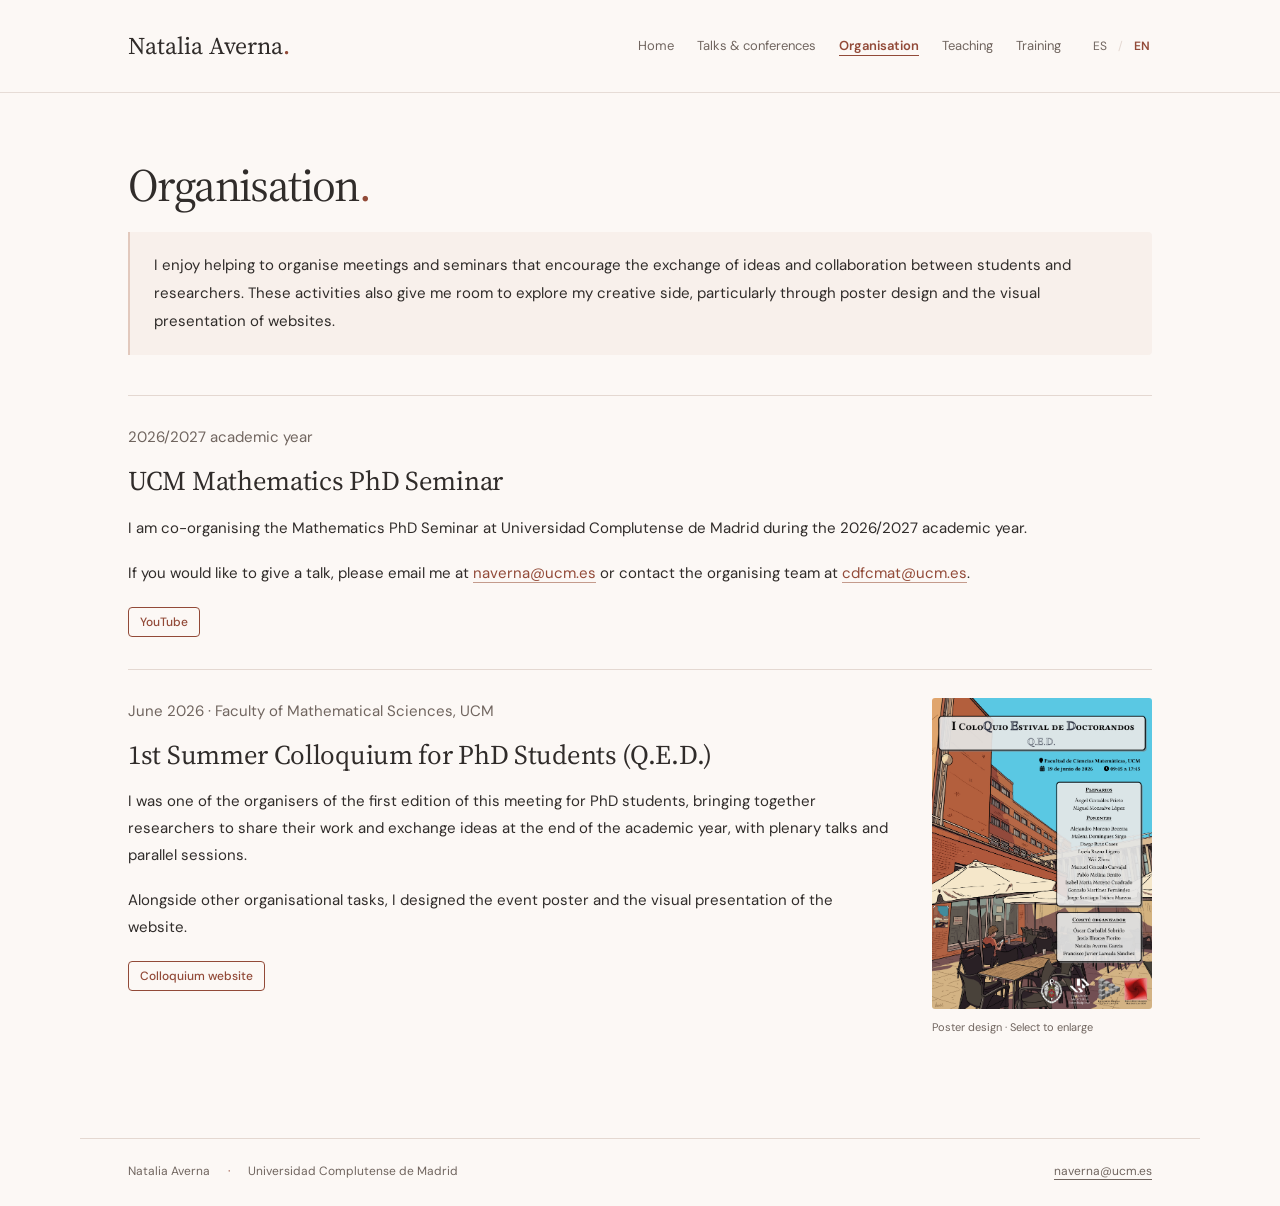
<file: en/organisation/index.html>
<!doctype html>
<html lang="en"><head><meta charset="utf-8"><meta name="viewport" content="width=device-width,initial-scale=1"><title>Natalia Averna · Organisation</title><meta name="description" content="Natalia Averna, PhD student in Mathematical Research at Universidad Complutense de Madrid. Topological dynamics, teaching and academic activities."><meta name="theme-color" content="#fcf8f5"><link rel="canonical" href="https://nataliaaverna.github.io/en/organisation/"><link rel="alternate" hreflang="es" href="https://nataliaaverna.github.io/es/organizacion/"><link rel="alternate" hreflang="en" href="https://nataliaaverna.github.io/en/organisation/"><link rel="alternate" hreflang="x-default" href="https://nataliaaverna.github.io/es/organizacion/"><link rel="stylesheet" href="../../assets/style.css"><link rel="icon" href="/favicon.ico" sizes="16x16 32x32 48x48"><link rel="icon" type="image/png" sizes="96x96" href="/favicon-96.png"></head>
<body><a class="skip" href="#main">Skip to content</a><header class="site-header"><div class="wrap header-inner"><a class="brand" href="../../en/index.html">Natalia Averna<span aria-hidden="true" style="color:var(--accent)">.</span></a><div class="header-links"><nav class="main-nav" aria-label="Main navigation"><a href="../../en/index.html">Home</a><a href="../../en/talks-conferences/index.html">Talks & conferences</a><a href="../../en/organisation/index.html" aria-current="page">Organisation</a><a href="../../en/teaching/index.html">Teaching</a><a href="../../en/training/index.html">Training</a></nav><nav class="language" aria-label="Language"><a href="../../es/organizacion/index.html" lang="es" hreflang="es" aria-label="Español">ES</a><span aria-hidden="true">/</span><a href="../../en/organisation/index.html" lang="en" hreflang="en" aria-label="English" aria-current="true">EN</a></nav></div></div></header>
<main class="wrap" id="main"><section class="inner inner-wide"><h1>Organisation<span class="title-dot" aria-hidden="true">.</span></h1><p class="page-intro">I enjoy helping to organise meetings and seminars that encourage the exchange of ideas and collaboration between students and researchers. These activities also give me room to explore my creative side, particularly through poster design and the visual presentation of websites.</p><article class="entry organisation-entry"><p class="date">2026/2027 academic year</p><h2>UCM Mathematics PhD Seminar</h2>
    <p>I am co-organising the Mathematics PhD Seminar at Universidad Complutense de Madrid during the 2026/2027 academic year.</p>
    <p>If you would like to give a talk, please email me at <a href="mailto:naverna@ucm.es">naverna@ucm.es</a> or contact the organising team at <a href="mailto:cdfcmat@ucm.es">cdfcmat@ucm.es</a>.</p>
    <div class="resource-links"><a class="resource-button" href="https://www.youtube.com/@DoctorandosMatematicasUCM" target="_blank" rel="noopener noreferrer" aria-label="YouTube (opens in a new tab)">YouTube</a></div></article>
    <article class="entry organisation-entry organisation-feature"><div class="organisation-copy"><p class="date">June 2026 · Faculty of Mathematical Sciences, UCM</p><h2>1st Summer Colloquium for PhD Students (Q.E.D.)</h2>
    <p>I was one of the organisers of the first edition of this meeting for PhD students, bringing together researchers to share their work and exchange ideas at the end of the academic year, with plenary talks and parallel sessions.</p>
    <p>Alongside other organisational tasks, I designed the event poster and the visual presentation of the website.</p>
    <div class="resource-links"><a class="resource-button" href="https://eventos.ucm.es/155435/detail/i-coloquio-estival-de-doctorandos-q-e-d-.html" target="_blank" rel="noopener noreferrer" aria-label="Colloquium website (opens in a new tab)">Colloquium website</a></div></div><figure class="news-gallery poster-gallery" role="group" aria-label="Enlarge the I Q.E.D. poster"><div class="gallery-frame"><a class="gallery-slide" href="../../assets/documents/cartel-qed-2026.jpg" target="_blank" rel="noopener noreferrer" aria-label="Enlarge the I Q.E.D. poster"><img src="../../assets/documents/cartel-qed-2026.jpg" width="2481" height="3508" alt="Poster for the I Q.E.D., designed by Natalia Averna" loading="lazy" decoding="async"></a></div><figcaption>Poster design · Select to enlarge</figcaption></figure></article></section><dialog class="photo-dialog" aria-label="Enlarged photographs"><div class="photo-dialog-inner"><div class="photo-dialog-toolbar"><span class="photo-dialog-count" aria-live="polite" aria-atomic="true"></span><button type="button" class="photo-close" data-photo-close>Close image ×</button></div><div class="photo-dialog-stage"><img class="photo-dialog-image" alt=""></div><div class="photo-dialog-nav"><button type="button" class="gallery-arrow" data-photo-step="-1" aria-label="Previous photo"><svg viewBox="0 0 24 24" width="20" height="20" aria-hidden="true" focusable="false"><path d="M19 12H5m6-6-6 6 6 6" fill="none" stroke="currentColor" stroke-width="1.7" stroke-linecap="round" stroke-linejoin="round"/></svg></button><button type="button" class="gallery-arrow" data-photo-step="1" aria-label="Next photo"><svg viewBox="0 0 24 24" width="20" height="20" aria-hidden="true" focusable="false"><path d="M19 12H5m6-6-6 6 6 6" fill="none" stroke="currentColor" stroke-width="1.7" stroke-linecap="round" stroke-linejoin="round"/></svg></button></div></div></dialog></main>
<footer class="wrap site-footer"><span class="footer-identity"><span>Natalia Averna</span><span class="footer-dot" aria-hidden="true">·</span><span>Universidad Complutense de Madrid</span></span><a href="mailto:naverna@ucm.es">naverna@ucm.es</a></footer><script src="../../assets/gallery.js" defer></script></body></html>
</file>
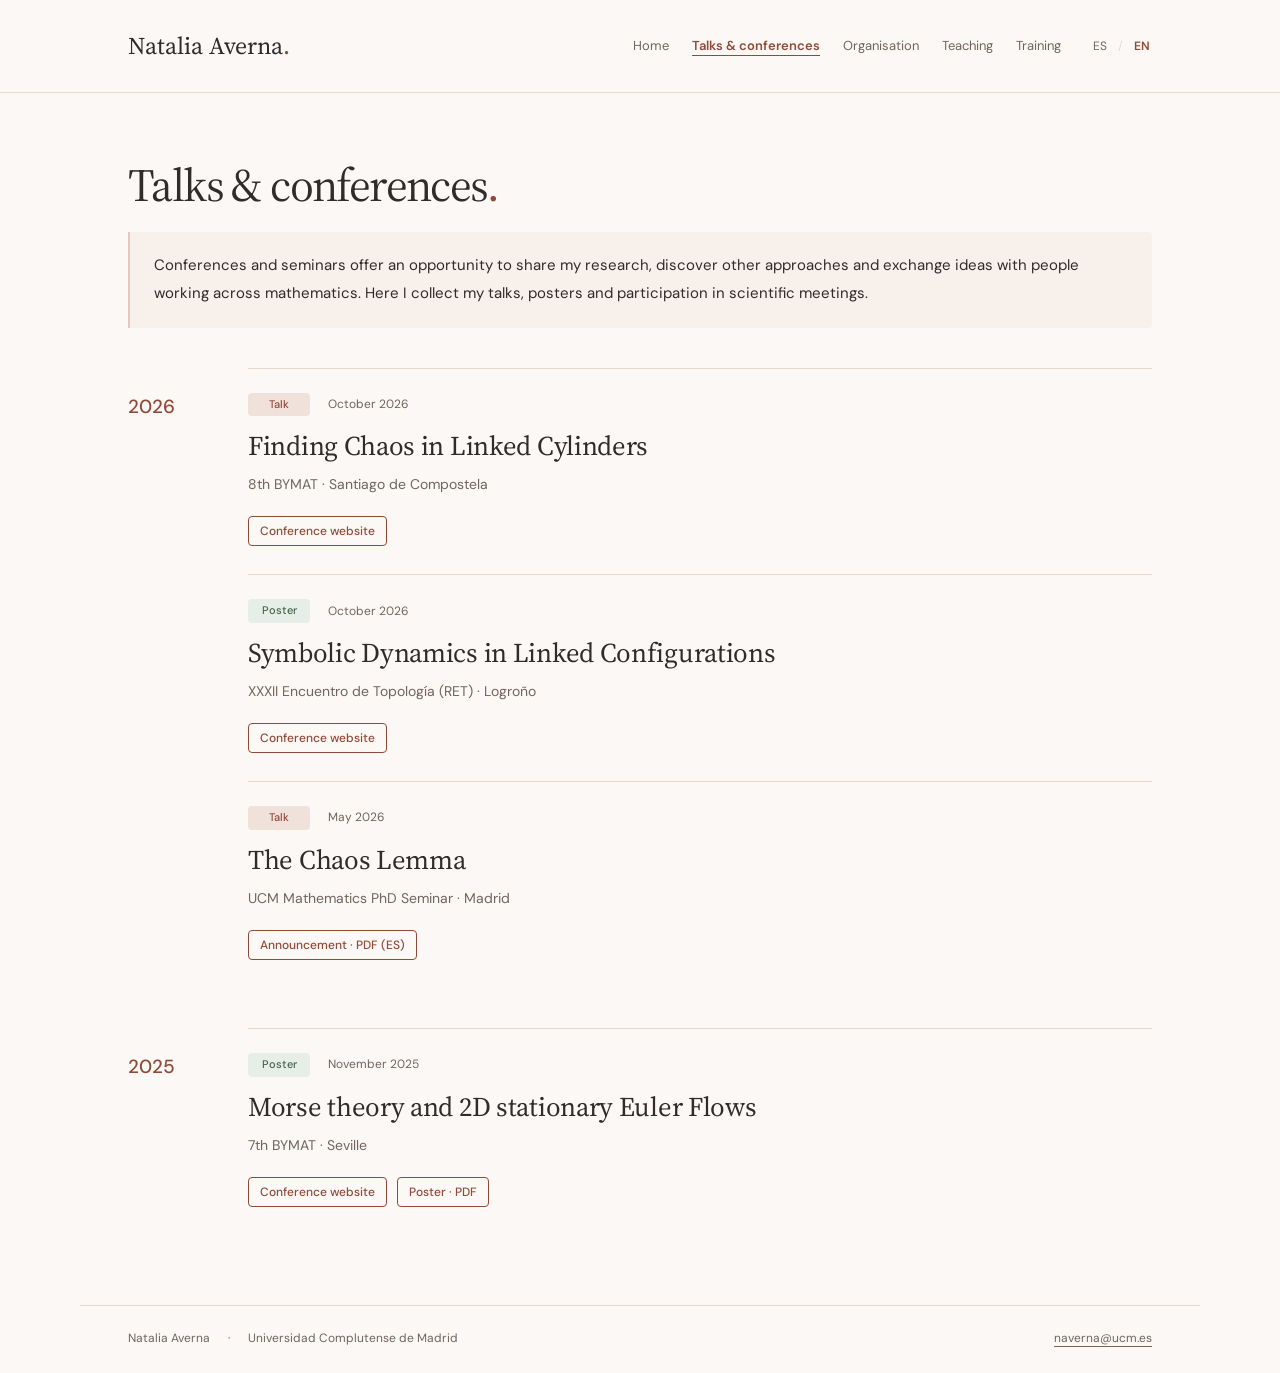
<file: en/talks-conferences/index.html>
<!doctype html>
<html lang="en"><head><meta charset="utf-8"><meta name="viewport" content="width=device-width,initial-scale=1"><title>Natalia Averna · Talks & conferences</title><meta name="description" content="Natalia Averna, PhD student in Mathematical Research at Universidad Complutense de Madrid. Topological dynamics, teaching and academic activities."><meta name="theme-color" content="#fcf8f5"><link rel="canonical" href="https://nataliaaverna.github.io/en/talks-conferences/"><link rel="alternate" hreflang="es" href="https://nataliaaverna.github.io/es/charlas-congresos/"><link rel="alternate" hreflang="en" href="https://nataliaaverna.github.io/en/talks-conferences/"><link rel="alternate" hreflang="x-default" href="https://nataliaaverna.github.io/es/charlas-congresos/"><link rel="stylesheet" href="../../assets/style.css"><link rel="icon" href="/favicon.ico" sizes="16x16 32x32 48x48"><link rel="icon" type="image/png" sizes="96x96" href="/favicon-96.png"></head>
<body><a class="skip" href="#main">Skip to content</a><header class="site-header"><div class="wrap header-inner"><a class="brand" href="../../en/index.html">Natalia Averna<span aria-hidden="true" style="color:var(--accent)">.</span></a><div class="header-links"><nav class="main-nav" aria-label="Main navigation"><a href="../../en/index.html">Home</a><a href="../../en/talks-conferences/index.html" aria-current="page">Talks & conferences</a><a href="../../en/organisation/index.html">Organisation</a><a href="../../en/teaching/index.html">Teaching</a><a href="../../en/training/index.html">Training</a></nav><nav class="language" aria-label="Language"><a href="../../es/charlas-congresos/index.html" lang="es" hreflang="es" aria-label="Español">ES</a><span aria-hidden="true">/</span><a href="../../en/talks-conferences/index.html" lang="en" hreflang="en" aria-label="English" aria-current="true">EN</a></nav></div></div></header>
<main class="wrap" id="main"><section class="inner inner-wide"><h1>Talks & conferences<span class="title-dot" aria-hidden="true">.</span></h1><p class="page-intro">Conferences and seminars offer an opportunity to share my research, discover other approaches and exchange ideas with people working across mathematics. Here I collect my talks, posters and participation in scientific meetings.</p><section class="contribution-year" aria-labelledby="year-2026"><h2 id="year-2026">2026</h2><div class="year-contributions"><article class="contribution"><p class="contribution-meta"><span class="contribution-kind kind-talk">Talk</span><span>October 2026</span></p><h3 lang="en">Finding Chaos in Linked Cylinders</h3><p class="event-name">8th BYMAT · Santiago de Compostela</p><div class="resource-links"><a class="resource-button" href="https://sites.google.com/view/8thbymat/" target="_blank" rel="noopener noreferrer" aria-label="Conference website (opens in a new tab)">Conference website</a></div></article><article class="contribution"><p class="contribution-meta"><span class="contribution-kind kind-poster">Poster</span><span>October 2026</span></p><h3 lang="en">Symbolic Dynamics in Linked Configurations</h3><p class="event-name">XXXII Encuentro de Topología (RET) · Logroño</p><div class="resource-links"><a class="resource-button" href="https://www.unirioja.es/cu/jodivaso/events/et2026/" target="_blank" rel="noopener noreferrer" aria-label="Conference website (opens in a new tab)">Conference website</a></div></article><article class="contribution"><p class="contribution-meta"><span class="contribution-kind kind-talk">Talk</span><span>May 2026</span></p><h3 lang="en">The Chaos Lemma</h3><p class="event-name">UCM Mathematics PhD Seminar · Madrid</p><div class="resource-links"><a class="resource-button" href="../../assets/documents/cartel-lema-del-caos-2026.pdf" type="application/pdf" target="_blank" rel="noopener noreferrer" aria-label="Announcement · PDF (ES) (opens in a new tab)">Announcement · PDF (ES)</a></div></article></div></section><section class="contribution-year" aria-labelledby="year-2025"><h2 id="year-2025">2025</h2><div class="year-contributions"><article class="contribution"><p class="contribution-meta"><span class="contribution-kind kind-poster">Poster</span><span>November 2025</span></p><h3 lang="en">Morse theory and 2D stationary Euler Flows</h3><p class="event-name">7th BYMAT · Seville</p><div class="resource-links"><a class="resource-button" href="https://www.imus.us.es/congresos/BYMAT/" target="_blank" rel="noopener noreferrer" aria-label="Conference website (opens in a new tab)">Conference website</a><a class="resource-button" href="../../assets/documents/poster-bymat-2025.pdf" target="_blank" rel="noopener noreferrer" aria-label="Poster PDF (opens in a new tab)">Poster · PDF</a></div></article></div></section></section></main>
<footer class="wrap site-footer"><span class="footer-identity"><span>Natalia Averna</span><span class="footer-dot" aria-hidden="true">·</span><span>Universidad Complutense de Madrid</span></span><a href="mailto:naverna@ucm.es">naverna@ucm.es</a></footer></body></html>
</file>
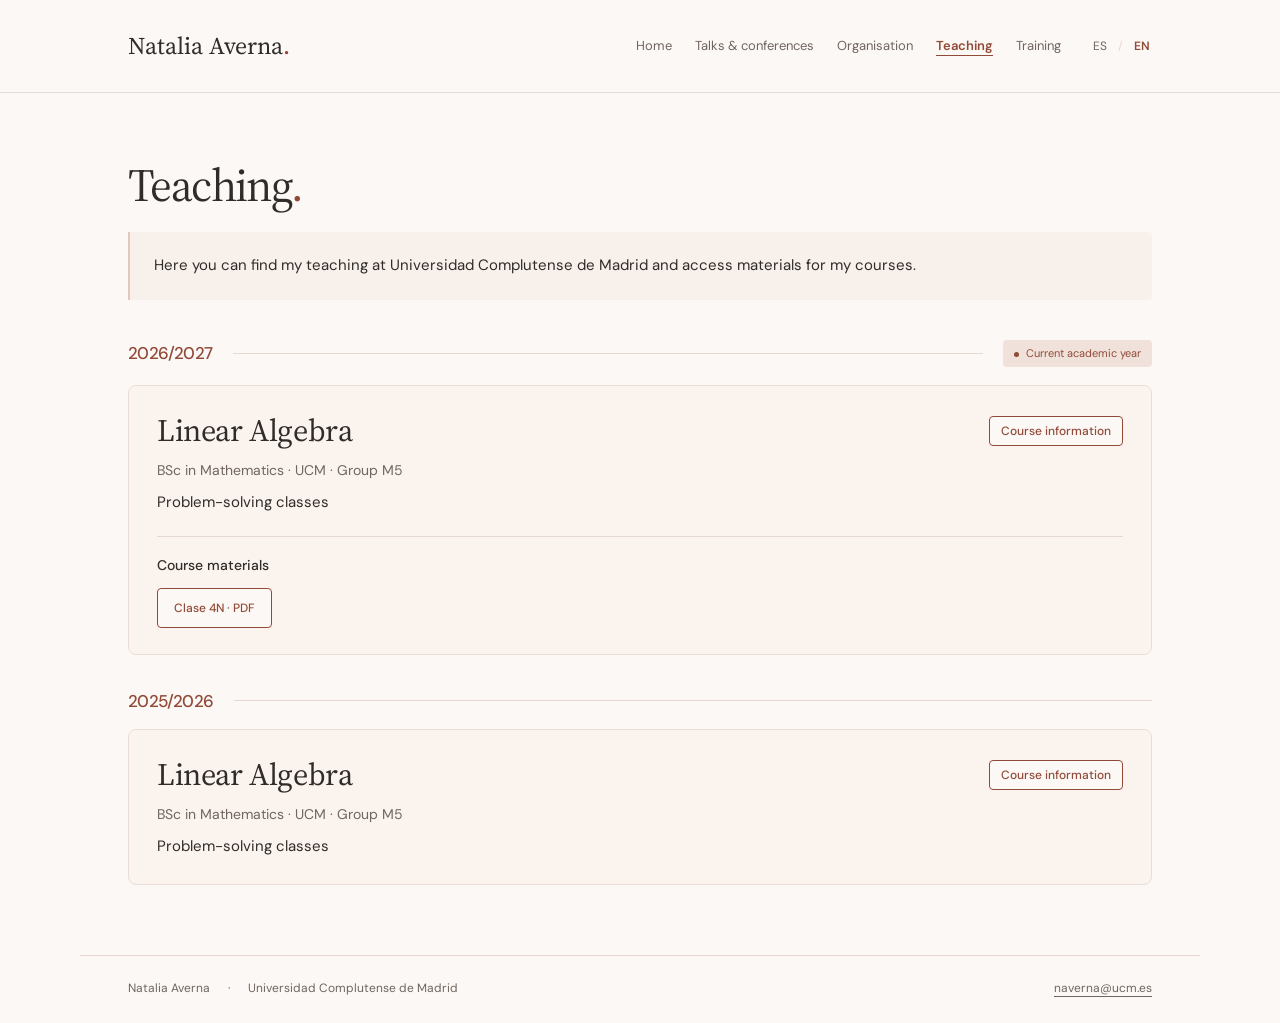
<file: en/teaching/index.html>
<!doctype html>
<html lang="en"><head><meta charset="utf-8"><meta name="viewport" content="width=device-width,initial-scale=1"><title>Natalia Averna · Teaching</title><meta name="description" content="Natalia Averna, PhD student in Mathematical Research at Universidad Complutense de Madrid. Topological dynamics, teaching and academic activities."><meta name="theme-color" content="#fcf8f5"><link rel="canonical" href="https://nataliaaverna.github.io/en/teaching/"><link rel="alternate" hreflang="es" href="https://nataliaaverna.github.io/es/docencia/"><link rel="alternate" hreflang="en" href="https://nataliaaverna.github.io/en/teaching/"><link rel="alternate" hreflang="x-default" href="https://nataliaaverna.github.io/es/docencia/"><link rel="stylesheet" href="../../assets/style.css"><link rel="icon" href="/favicon.ico" sizes="16x16 32x32 48x48"><link rel="icon" type="image/png" sizes="96x96" href="/favicon-96.png"></head>
<body><a class="skip" href="#main">Skip to content</a><header class="site-header"><div class="wrap header-inner"><a class="brand" href="../../en/index.html">Natalia Averna<span aria-hidden="true" style="color:var(--accent)">.</span></a><div class="header-links"><nav class="main-nav" aria-label="Main navigation"><a href="../../en/index.html">Home</a><a href="../../en/talks-conferences/index.html">Talks & conferences</a><a href="../../en/organisation/index.html">Organisation</a><a href="../../en/teaching/index.html" aria-current="page">Teaching</a><a href="../../en/training/index.html">Training</a></nav><nav class="language" aria-label="Language"><a href="../../es/docencia/index.html" lang="es" hreflang="es" aria-label="Español">ES</a><span aria-hidden="true">/</span><a href="../../en/teaching/index.html" lang="en" hreflang="en" aria-label="English" aria-current="true">EN</a></nav></div></div></header>
<main class="wrap" id="main"><section class="inner inner-wide"><h1>Teaching<span class="title-dot" aria-hidden="true">.</span></h1><p class="page-intro">Here you can find my teaching at Universidad Complutense de Madrid and access materials for my courses.</p><section class="teaching-year" aria-labelledby="teaching-2026-27"><div class="teaching-year-head"><h2 id="teaching-2026-27">2026/2027</h2><span class="teaching-status status-current">Current academic year</span></div><article class="teaching-subject" aria-labelledby="teaching-2026-27-0"><div class="teaching-subject-head"><h3 id="teaching-2026-27-0">Linear Algebra</h3><a class="resource-button" href="https://matematicas.ucm.es/estudios/2026-27/grado-matematicas-plan-800570" target="_blank" rel="noopener noreferrer" aria-label="Course information (opens in a new tab)">Course information</a></div><p class="teaching-details">BSc in Mathematics · UCM · Group M5</p><p class="teaching-role">Problem-solving classes</p><section class="course-materials" aria-labelledby="materials-2026-27"><h4 id="materials-2026-27">Course materials</h4><div class="resource-links"><a class="resource-button" href="../../assets/documents/docencia/2026-2027/clase-4N.pdf" target="_blank" rel="noopener noreferrer" aria-label="Clase 4N, PDF in Spanish (opens in a new tab)" lang="es">Clase 4N · PDF</a></div></section></article></section><section class="teaching-year" aria-labelledby="teaching-2025-26"><div class="teaching-year-head"><h2 id="teaching-2025-26">2025/2026</h2></div><article class="teaching-subject" aria-labelledby="teaching-2025-26-0"><div class="teaching-subject-head"><h3 id="teaching-2025-26-0">Linear Algebra</h3><a class="resource-button" href="https://matematicas.ucm.es/estudios/2025-26/grado-matematicas-plan-800570" target="_blank" rel="noopener noreferrer" aria-label="Course information (opens in a new tab)">Course information</a></div><p class="teaching-details">BSc in Mathematics · UCM · Group M5</p><p class="teaching-role">Problem-solving classes</p></article></section></section></main>
<footer class="wrap site-footer"><span class="footer-identity"><span>Natalia Averna</span><span class="footer-dot" aria-hidden="true">·</span><span>Universidad Complutense de Madrid</span></span><a href="mailto:naverna@ucm.es">naverna@ucm.es</a></footer></body></html>
</file>
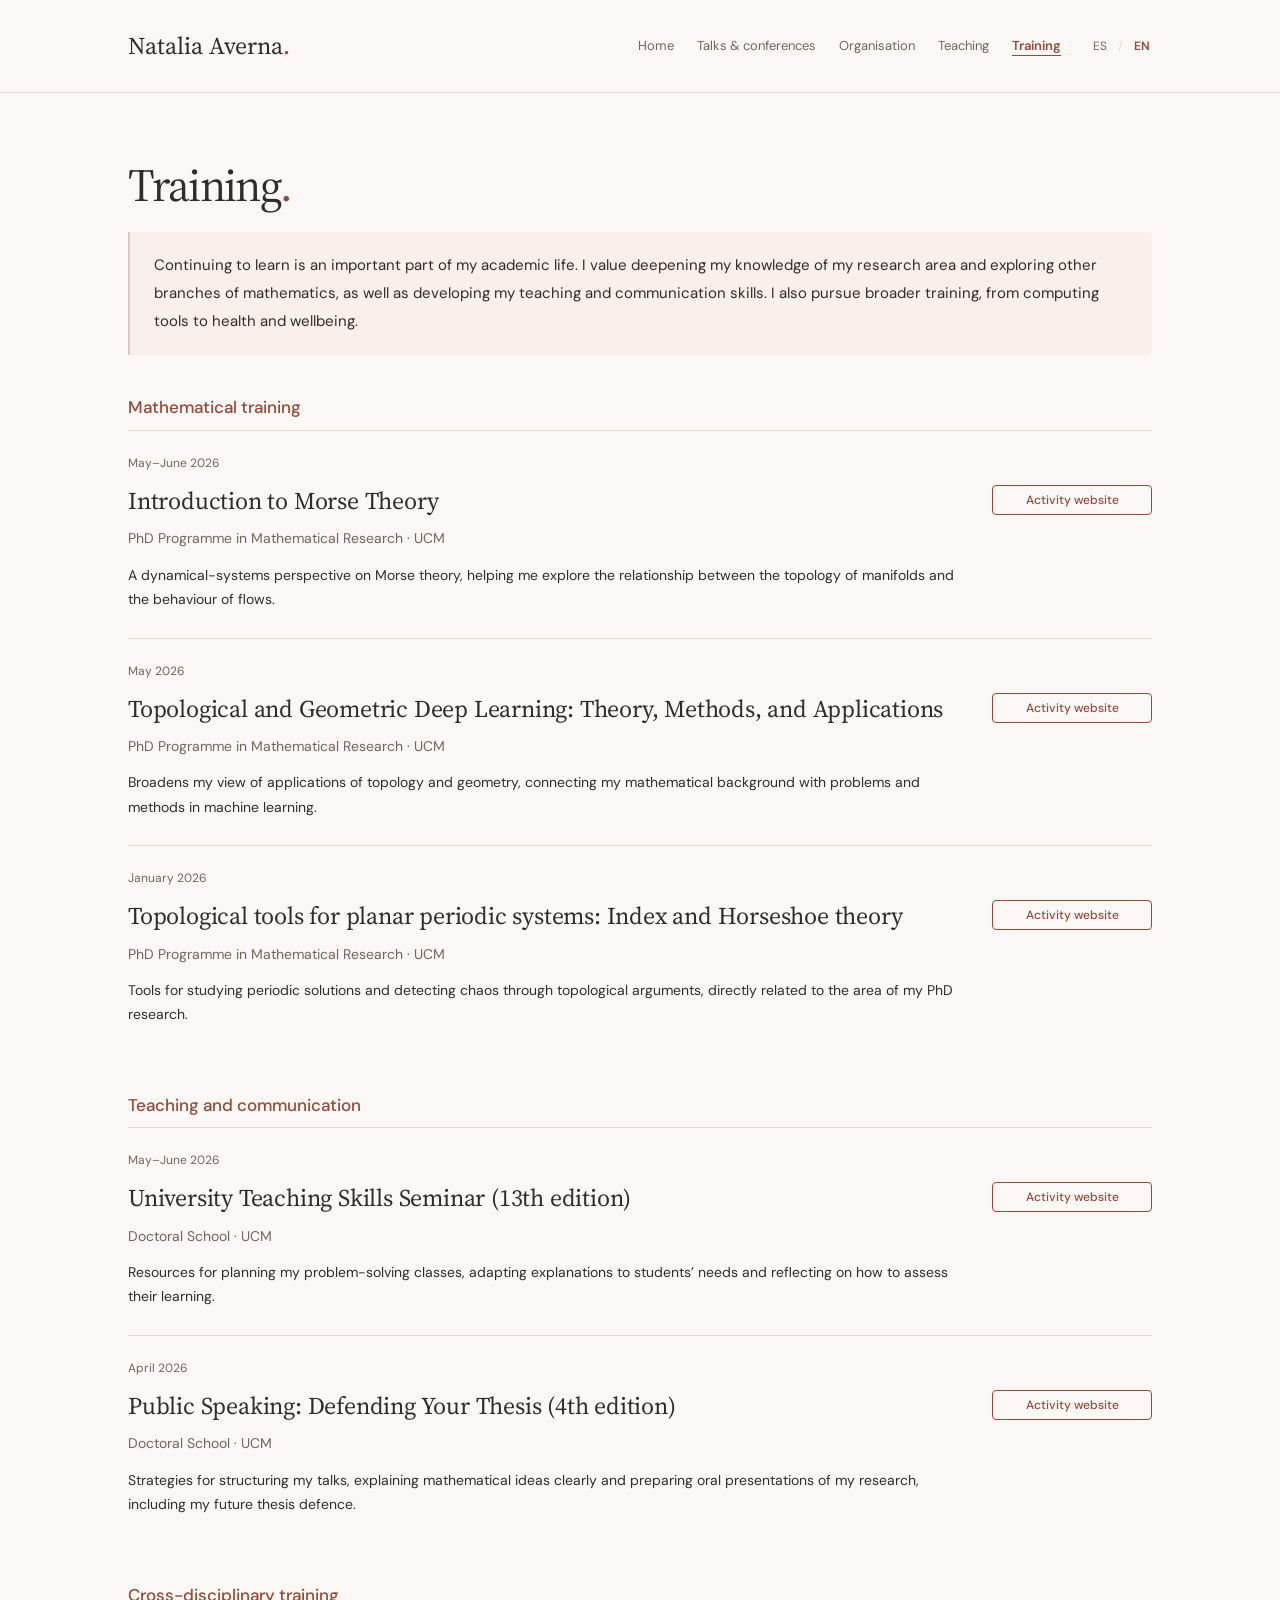
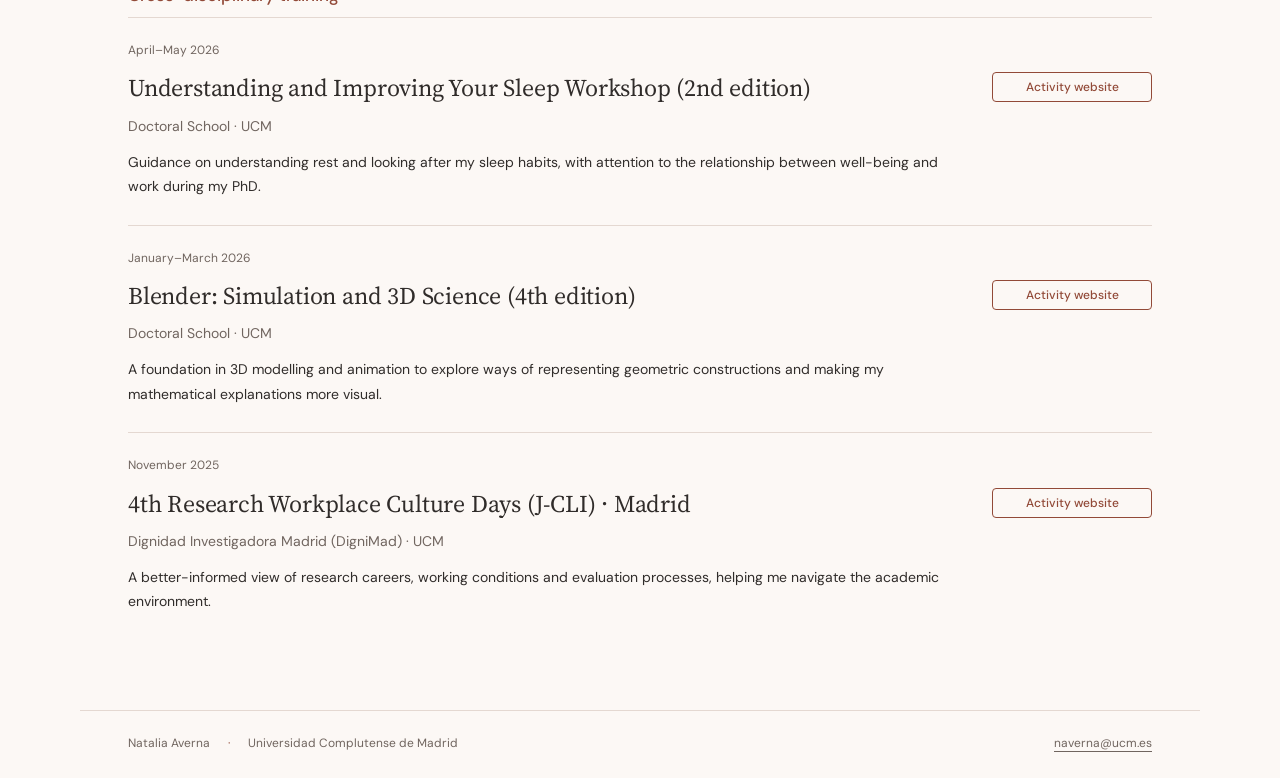
<file: en/training/index.html>
<!doctype html>
<html lang="en"><head><meta charset="utf-8"><meta name="viewport" content="width=device-width,initial-scale=1"><title>Natalia Averna · Training</title><meta name="description" content="Natalia Averna, PhD student in Mathematical Research at Universidad Complutense de Madrid. Topological dynamics, teaching and academic activities."><meta name="theme-color" content="#fcf8f5"><link rel="canonical" href="https://nataliaaverna.github.io/en/training/"><link rel="alternate" hreflang="es" href="https://nataliaaverna.github.io/es/formacion/"><link rel="alternate" hreflang="en" href="https://nataliaaverna.github.io/en/training/"><link rel="alternate" hreflang="x-default" href="https://nataliaaverna.github.io/es/formacion/"><link rel="stylesheet" href="../../assets/style.css"><link rel="icon" href="/favicon.ico" sizes="16x16 32x32 48x48"><link rel="icon" type="image/png" sizes="96x96" href="/favicon-96.png"></head>
<body><a class="skip" href="#main">Skip to content</a><header class="site-header"><div class="wrap header-inner"><a class="brand" href="../../en/index.html">Natalia Averna<span aria-hidden="true" style="color:var(--accent)">.</span></a><div class="header-links"><nav class="main-nav" aria-label="Main navigation"><a href="../../en/index.html">Home</a><a href="../../en/talks-conferences/index.html">Talks & conferences</a><a href="../../en/organisation/index.html">Organisation</a><a href="../../en/teaching/index.html">Teaching</a><a href="../../en/training/index.html" aria-current="page">Training</a></nav><nav class="language" aria-label="Language"><a href="../../es/formacion/index.html" lang="es" hreflang="es" aria-label="Español">ES</a><span aria-hidden="true">/</span><a href="../../en/training/index.html" lang="en" hreflang="en" aria-label="English" aria-current="true">EN</a></nav></div></div></header>
<main class="wrap" id="main"><section class="inner inner-wide"><h1>Training<span class="title-dot" aria-hidden="true">.</span></h1><p class="page-intro">Continuing to learn is an important part of my academic life. I value deepening my knowledge of my research area and exploring other branches of mathematics, as well as developing my teaching and communication skills. I also pursue broader training, from computing tools to health and wellbeing.</p><section class="training-group" aria-labelledby="training-0"><h2 id="training-0">Mathematical training</h2><article class="training-entry"><p class="date">May–June 2026</p><div class="training-copy"><h3 lang="en">Introduction to Morse Theory</h3><p class="training-institution">PhD Programme in Mathematical Research · UCM</p><p class="training-description">A dynamical-systems perspective on Morse theory, helping me explore the relationship between the topology of manifolds and the behaviour of flows.</p></div><div class="resource-links"><a class="resource-button" href="https://www.ucm.es/doctorado/doctorado_inv_mat/morse" target="_blank" rel="noopener noreferrer" aria-label="Activity website (opens in a new tab)">Activity website</a></div></article><article class="training-entry"><p class="date">May 2026</p><div class="training-copy"><h3 lang="en">Topological and Geometric Deep Learning: Theory, Methods, and Applications</h3><p class="training-institution">PhD Programme in Mathematical Research · UCM</p><p class="training-description">Broadens my view of applications of topology and geometry, connecting my mathematical background with problems and methods in machine learning.</p></div><div class="resource-links"><a class="resource-button" href="https://www.ucm.es/doctorado/doctorado_inv_mat/topological-and-geometric-deep-learning" target="_blank" rel="noopener noreferrer" aria-label="Activity website (opens in a new tab)">Activity website</a></div></article><article class="training-entry"><p class="date">January 2026</p><div class="training-copy"><h3 lang="en">Topological tools for planar periodic systems: Index and Horseshoe theory</h3><p class="training-institution">PhD Programme in Mathematical Research · UCM</p><p class="training-description">Tools for studying periodic solutions and detecting chaos through topological arguments, directly related to the area of my PhD research.</p></div><div class="resource-links"><a class="resource-button" href="https://www.ucm.es/doctorado/doctorado_inv_mat/topological-tools-for-planar-periodic" target="_blank" rel="noopener noreferrer" aria-label="Activity website (opens in a new tab)">Activity website</a></div></article></section><section class="training-group" aria-labelledby="training-1"><h2 id="training-1">Teaching and communication</h2><article class="training-entry"><p class="date">May–June 2026</p><div class="training-copy"><h3 lang="en">University Teaching Skills Seminar (13th edition)</h3><p class="training-institution">Doctoral School · UCM</p><p class="training-description">Resources for planning my problem-solving classes, adapting explanations to students’ needs and reflecting on how to assess their learning.</p></div><div class="resource-links"><a class="resource-button" href="https://eventos.ucm.es/142110/detail/actividad-formativa-de-doctorado-presencial-13o-edicion-seminario-de-formacion-en-competencias-doce.html" target="_blank" rel="noopener noreferrer" aria-label="Activity website (opens in a new tab)">Activity website</a></div></article><article class="training-entry"><p class="date">April 2026</p><div class="training-copy"><h3 lang="en">Public Speaking: Defending Your Thesis (4th edition)</h3><p class="training-institution">Doctoral School · UCM</p><p class="training-description">Strategies for structuring my talks, explaining mathematical ideas clearly and preparing oral presentations of my research, including my future thesis defence.</p></div><div class="resource-links"><a class="resource-button" href="https://eventos.ucm.es/143794/detail/actividad-formativa-de-doctorado-presencial-como-hablar-bien-en-publico-la-defensa-de-la-tesis-4o-e.html" target="_blank" rel="noopener noreferrer" aria-label="Activity website (opens in a new tab)">Activity website</a></div></article></section><section class="training-group" aria-labelledby="training-2"><h2 id="training-2">Cross-disciplinary training</h2><article class="training-entry"><p class="date">April–May 2026</p><div class="training-copy"><h3 lang="en">Understanding and Improving Your Sleep Workshop (2nd edition)</h3><p class="training-institution">Doctoral School · UCM</p><p class="training-description">Guidance on understanding rest and looking after my sleep habits, with attention to the relationship between well-being and work during my PhD.</p></div><div class="resource-links"><a class="resource-button" href="https://eventos.ucm.es/141858/detail/actividad-formativa-de-doctorado-presecial-taller-conoce-y-mejora-tu-sueno-2o-edicion.html" target="_blank" rel="noopener noreferrer" aria-label="Activity website (opens in a new tab)">Activity website</a></div></article><article class="training-entry"><p class="date">January–March 2026</p><div class="training-copy"><h3 lang="en">Blender: Simulation and 3D Science (4th edition)</h3><p class="training-institution">Doctoral School · UCM</p><p class="training-description">A foundation in 3D modelling and animation to explore ways of representing geometric constructions and making my mathematical explanations more visual.</p></div><div class="resource-links"><a class="resource-button" href="https://eventos.ucm.es/143368/detail/actividad-formativa-de-doctorado-presencial-blender-simulacion-y-ciencia-3d-4o-edicion.html" target="_blank" rel="noopener noreferrer" aria-label="Activity website (opens in a new tab)">Activity website</a></div></article><article class="training-entry"><p class="date">November 2025</p><div class="training-copy"><h3 lang="en">4th Research Workplace Culture Days (J-CLI) · Madrid</h3><p class="training-institution">Dignidad Investigadora Madrid (DigniMad) · UCM</p><p class="training-description">A better-informed view of research careers, working conditions and evaluation processes, helping me navigate the academic environment.</p></div><div class="resource-links"><a class="resource-button" href="https://www.j-cli.com/madrid" target="_blank" rel="noopener noreferrer" aria-label="Activity website (opens in a new tab)">Activity website</a></div></article></section></section></main>
<footer class="wrap site-footer"><span class="footer-identity"><span>Natalia Averna</span><span class="footer-dot" aria-hidden="true">·</span><span>Universidad Complutense de Madrid</span></span><a href="mailto:naverna@ucm.es">naverna@ucm.es</a></footer></body></html>
</file>
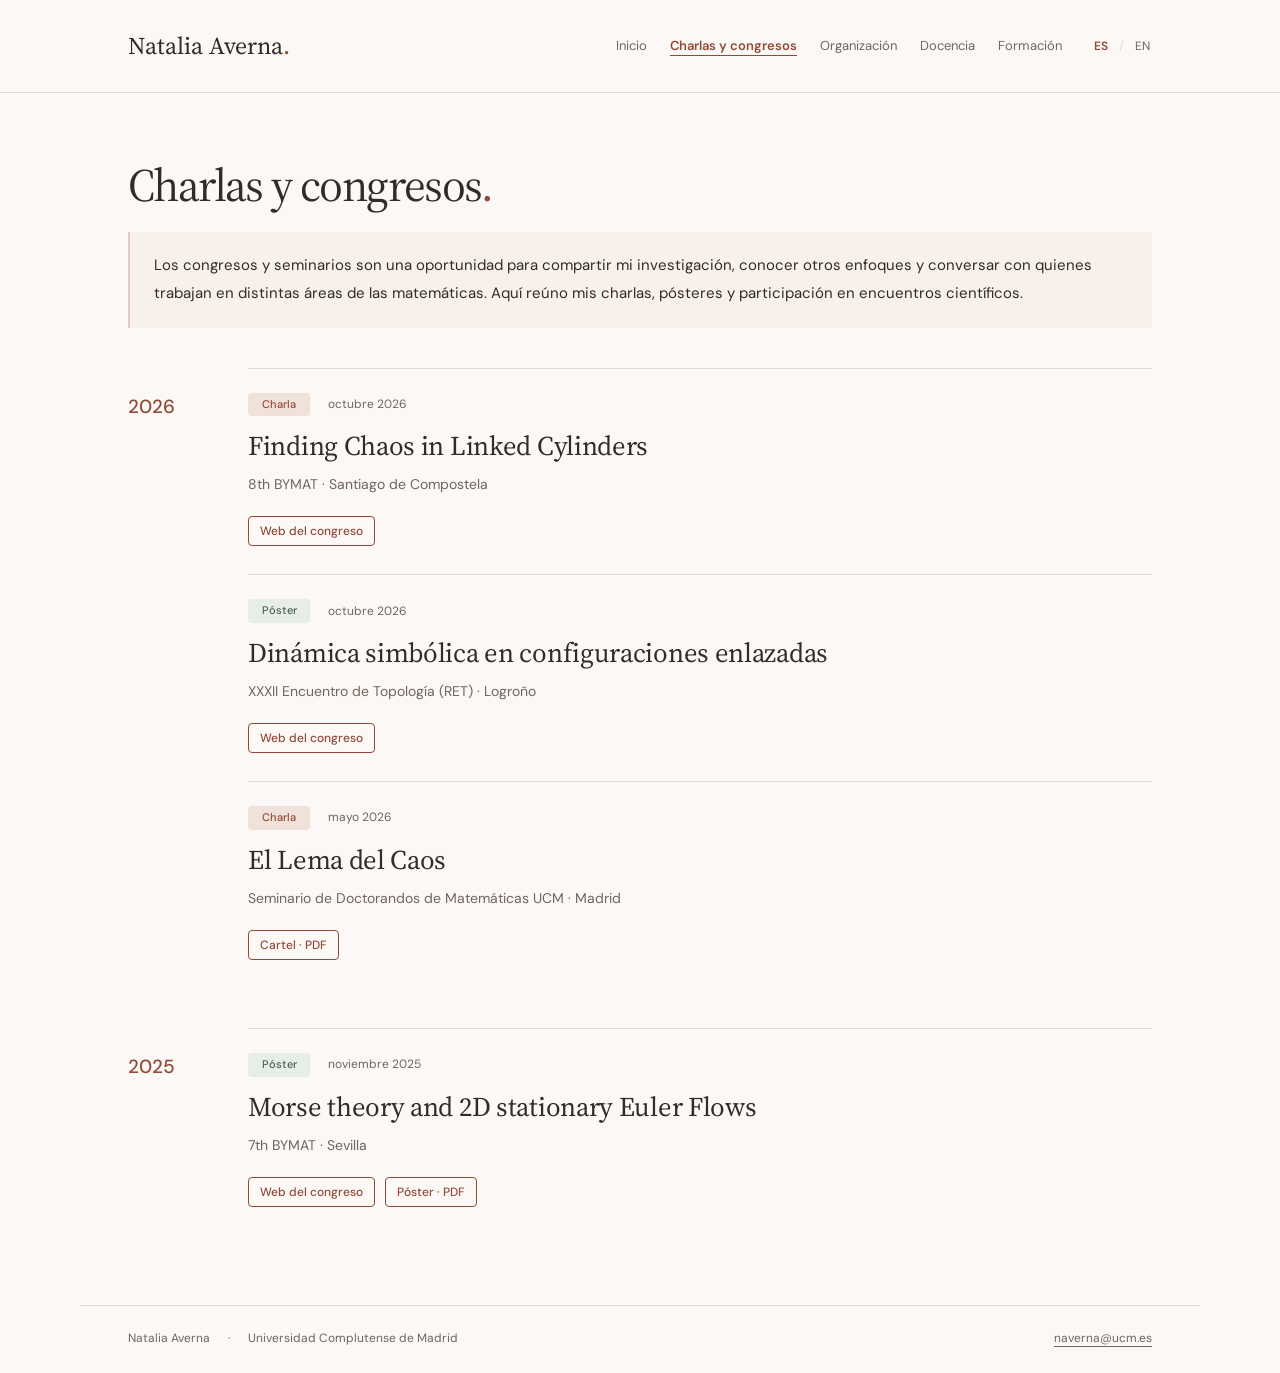
<file: es/charlas-congresos/index.html>
<!doctype html>
<html lang="es"><head><meta charset="utf-8"><meta name="viewport" content="width=device-width,initial-scale=1"><title>Natalia Averna · Charlas y congresos</title><meta name="description" content="Natalia Averna, doctoranda en Investigación Matemática en la Universidad Complutense de Madrid. Dinámica topológica, docencia y actividad académica."><meta name="theme-color" content="#fcf8f5"><link rel="canonical" href="https://nataliaaverna.github.io/es/charlas-congresos/"><link rel="alternate" hreflang="en" href="https://nataliaaverna.github.io/en/talks-conferences/"><link rel="alternate" hreflang="es" href="https://nataliaaverna.github.io/es/charlas-congresos/"><link rel="alternate" hreflang="x-default" href="https://nataliaaverna.github.io/es/charlas-congresos/"><link rel="stylesheet" href="../../assets/style.css"><link rel="icon" href="/favicon.ico" sizes="16x16 32x32 48x48"><link rel="icon" type="image/png" sizes="96x96" href="/favicon-96.png"></head>
<body><a class="skip" href="#main">Saltar al contenido</a><header class="site-header"><div class="wrap header-inner"><a class="brand" href="../../es/index.html">Natalia Averna<span aria-hidden="true" style="color:var(--accent)">.</span></a><div class="header-links"><nav class="main-nav" aria-label="Navegación principal"><a href="../../es/index.html">Inicio</a><a href="../../es/charlas-congresos/index.html" aria-current="page">Charlas y congresos</a><a href="../../es/organizacion/index.html">Organización</a><a href="../../es/docencia/index.html">Docencia</a><a href="../../es/formacion/index.html">Formación</a></nav><nav class="language" aria-label="Idioma"><a href="../../es/charlas-congresos/index.html" lang="es" hreflang="es" aria-label="Español" aria-current="true">ES</a><span aria-hidden="true">/</span><a href="../../en/talks-conferences/index.html" lang="en" hreflang="en" aria-label="English">EN</a></nav></div></div></header>
<main class="wrap" id="main"><section class="inner inner-wide"><h1>Charlas y congresos<span class="title-dot" aria-hidden="true">.</span></h1><p class="page-intro">Los congresos y seminarios son una oportunidad para compartir mi investigación, conocer otros enfoques y conversar con quienes trabajan en distintas áreas de las matemáticas. Aquí reúno mis charlas, pósteres y participación en encuentros científicos.</p><section class="contribution-year" aria-labelledby="year-2026"><h2 id="year-2026">2026</h2><div class="year-contributions"><article class="contribution"><p class="contribution-meta"><span class="contribution-kind kind-talk">Charla</span><span>octubre 2026</span></p><h3 lang="en">Finding Chaos in Linked Cylinders</h3><p class="event-name">8th BYMAT · Santiago de Compostela</p><div class="resource-links"><a class="resource-button" href="https://sites.google.com/view/8thbymat/" target="_blank" rel="noopener noreferrer" aria-label="Web del congreso (se abre en otra pestaña)">Web del congreso</a></div></article><article class="contribution"><p class="contribution-meta"><span class="contribution-kind kind-poster">Póster</span><span>octubre 2026</span></p><h3 lang="es">Dinámica simbólica en configuraciones enlazadas</h3><p class="event-name">XXXII Encuentro de Topología (RET) · Logroño</p><div class="resource-links"><a class="resource-button" href="https://www.unirioja.es/cu/jodivaso/events/et2026/" target="_blank" rel="noopener noreferrer" aria-label="Web del congreso (se abre en otra pestaña)">Web del congreso</a></div></article><article class="contribution"><p class="contribution-meta"><span class="contribution-kind kind-talk">Charla</span><span>mayo 2026</span></p><h3 lang="es">El Lema del Caos</h3><p class="event-name">Seminario de Doctorandos de Matemáticas UCM · Madrid</p><div class="resource-links"><a class="resource-button" href="../../assets/documents/cartel-lema-del-caos-2026.pdf" type="application/pdf" target="_blank" rel="noopener noreferrer" aria-label="Cartel · PDF (se abre en otra pestaña)">Cartel · PDF</a></div></article></div></section><section class="contribution-year" aria-labelledby="year-2025"><h2 id="year-2025">2025</h2><div class="year-contributions"><article class="contribution"><p class="contribution-meta"><span class="contribution-kind kind-poster">Póster</span><span>noviembre 2025</span></p><h3 lang="en">Morse theory and 2D stationary Euler Flows</h3><p class="event-name">7th BYMAT · Sevilla</p><div class="resource-links"><a class="resource-button" href="https://www.imus.us.es/congresos/BYMAT/" target="_blank" rel="noopener noreferrer" aria-label="Web del congreso (se abre en otra pestaña)">Web del congreso</a><a class="resource-button" href="../../assets/documents/poster-bymat-2025.pdf" target="_blank" rel="noopener noreferrer" aria-label="Póster PDF (se abre en otra pestaña)">Póster · PDF</a></div></article></div></section></section></main>
<footer class="wrap site-footer"><span class="footer-identity"><span>Natalia Averna</span><span class="footer-dot" aria-hidden="true">·</span><span>Universidad Complutense de Madrid</span></span><a href="mailto:naverna@ucm.es">naverna@ucm.es</a></footer></body></html>
</file>
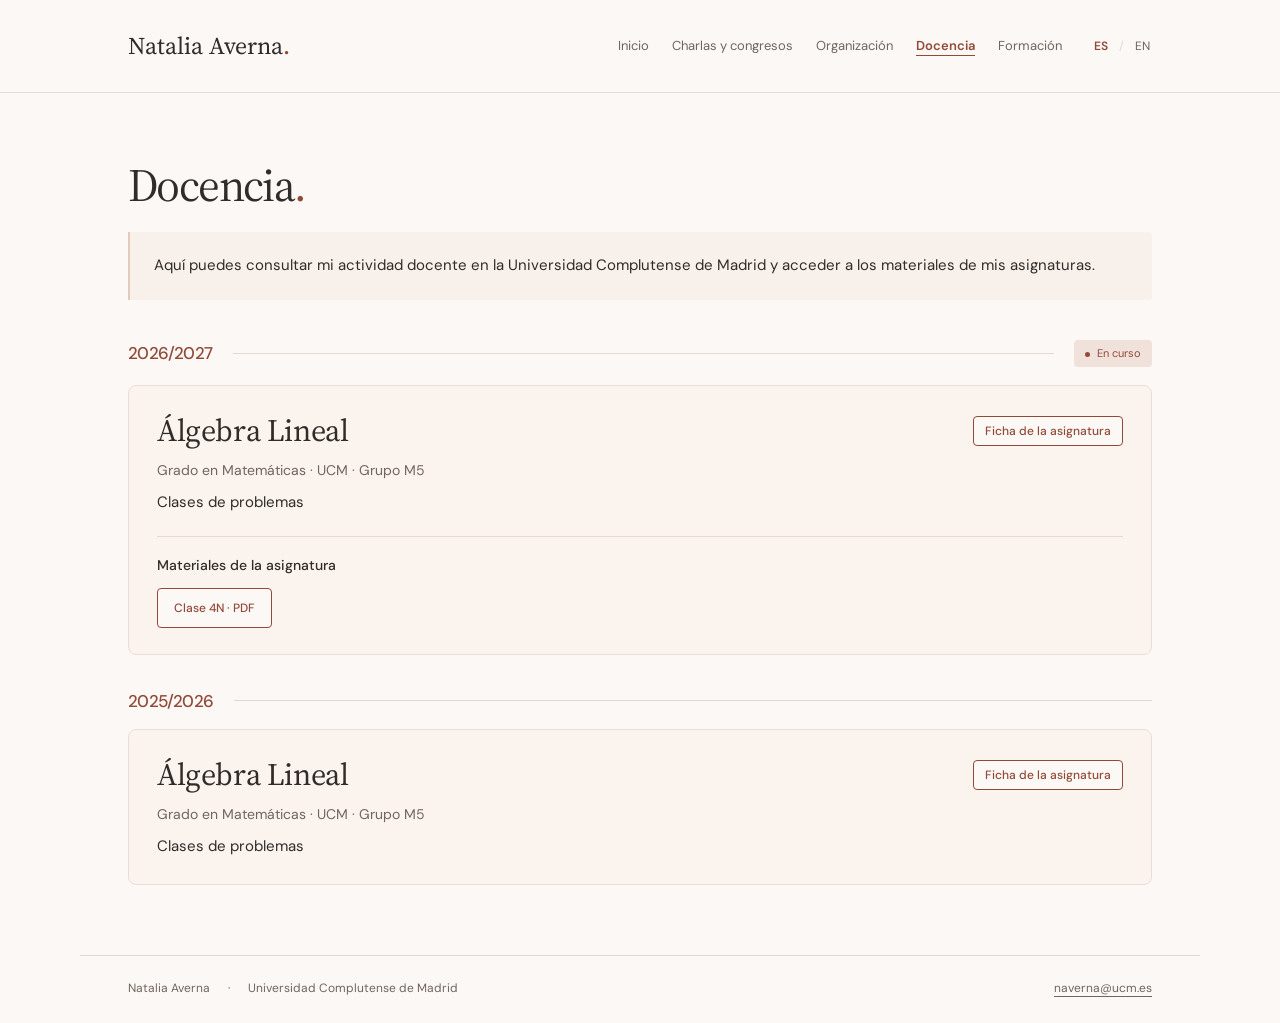
<file: es/docencia/index.html>
<!doctype html>
<html lang="es"><head><meta charset="utf-8"><meta name="viewport" content="width=device-width,initial-scale=1"><title>Natalia Averna · Docencia</title><meta name="description" content="Natalia Averna, doctoranda en Investigación Matemática en la Universidad Complutense de Madrid. Dinámica topológica, docencia y actividad académica."><meta name="theme-color" content="#fcf8f5"><link rel="canonical" href="https://nataliaaverna.github.io/es/docencia/"><link rel="alternate" hreflang="en" href="https://nataliaaverna.github.io/en/teaching/"><link rel="alternate" hreflang="es" href="https://nataliaaverna.github.io/es/docencia/"><link rel="alternate" hreflang="x-default" href="https://nataliaaverna.github.io/es/docencia/"><link rel="stylesheet" href="../../assets/style.css"><link rel="icon" href="/favicon.ico" sizes="16x16 32x32 48x48"><link rel="icon" type="image/png" sizes="96x96" href="/favicon-96.png"></head>
<body><a class="skip" href="#main">Saltar al contenido</a><header class="site-header"><div class="wrap header-inner"><a class="brand" href="../../es/index.html">Natalia Averna<span aria-hidden="true" style="color:var(--accent)">.</span></a><div class="header-links"><nav class="main-nav" aria-label="Navegación principal"><a href="../../es/index.html">Inicio</a><a href="../../es/charlas-congresos/index.html">Charlas y congresos</a><a href="../../es/organizacion/index.html">Organización</a><a href="../../es/docencia/index.html" aria-current="page">Docencia</a><a href="../../es/formacion/index.html">Formación</a></nav><nav class="language" aria-label="Idioma"><a href="../../es/docencia/index.html" lang="es" hreflang="es" aria-label="Español" aria-current="true">ES</a><span aria-hidden="true">/</span><a href="../../en/teaching/index.html" lang="en" hreflang="en" aria-label="English">EN</a></nav></div></div></header>
<main class="wrap" id="main"><section class="inner inner-wide"><h1>Docencia<span class="title-dot" aria-hidden="true">.</span></h1><p class="page-intro">Aquí puedes consultar mi actividad docente en la Universidad Complutense de Madrid y acceder a los materiales de mis asignaturas.</p><section class="teaching-year" aria-labelledby="teaching-2026-27"><div class="teaching-year-head"><h2 id="teaching-2026-27">2026/2027</h2><span class="teaching-status status-current">En curso</span></div><article class="teaching-subject" aria-labelledby="teaching-2026-27-0"><div class="teaching-subject-head"><h3 id="teaching-2026-27-0">Álgebra Lineal</h3><a class="resource-button" href="https://matematicas.ucm.es/estudios/2026-27/grado-matematicas-plan-800570" target="_blank" rel="noopener noreferrer" aria-label="Ficha de la asignatura (se abre en otra pestaña)">Ficha de la asignatura</a></div><p class="teaching-details">Grado en Matemáticas · UCM · Grupo M5</p><p class="teaching-role">Clases de problemas</p><section class="course-materials" aria-labelledby="materials-2026-27"><h4 id="materials-2026-27">Materiales de la asignatura</h4><div class="resource-links"><a class="resource-button" href="../../assets/documents/docencia/2026-2027/clase-4N.pdf" target="_blank" rel="noopener noreferrer" aria-label="Clase 4N, PDF (se abre en otra pestaña)" lang="es">Clase 4N · PDF</a></div></section></article></section><section class="teaching-year" aria-labelledby="teaching-2025-26"><div class="teaching-year-head"><h2 id="teaching-2025-26">2025/2026</h2></div><article class="teaching-subject" aria-labelledby="teaching-2025-26-0"><div class="teaching-subject-head"><h3 id="teaching-2025-26-0">Álgebra Lineal</h3><a class="resource-button" href="https://matematicas.ucm.es/estudios/2025-26/grado-matematicas-plan-800570" target="_blank" rel="noopener noreferrer" aria-label="Ficha de la asignatura (se abre en otra pestaña)">Ficha de la asignatura</a></div><p class="teaching-details">Grado en Matemáticas · UCM · Grupo M5</p><p class="teaching-role">Clases de problemas</p></article></section></section></main>
<footer class="wrap site-footer"><span class="footer-identity"><span>Natalia Averna</span><span class="footer-dot" aria-hidden="true">·</span><span>Universidad Complutense de Madrid</span></span><a href="mailto:naverna@ucm.es">naverna@ucm.es</a></footer></body></html>
</file>
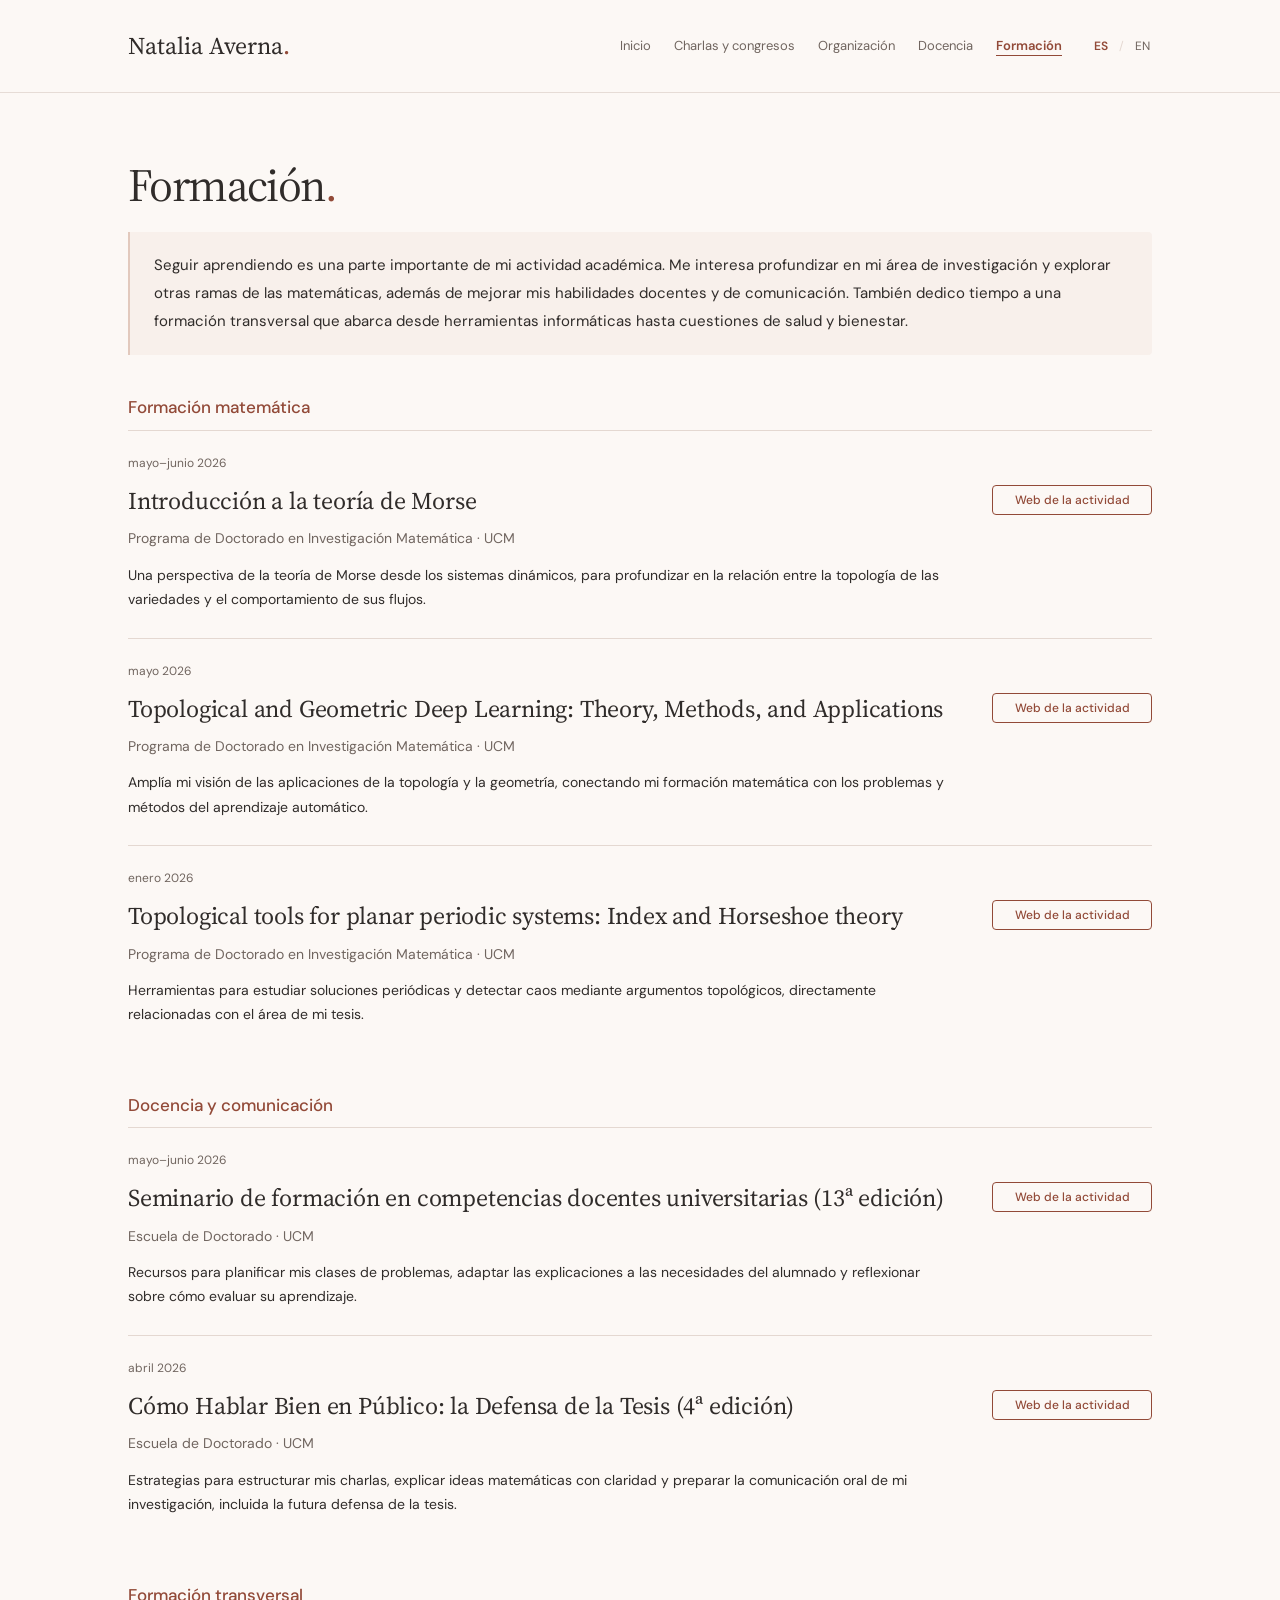
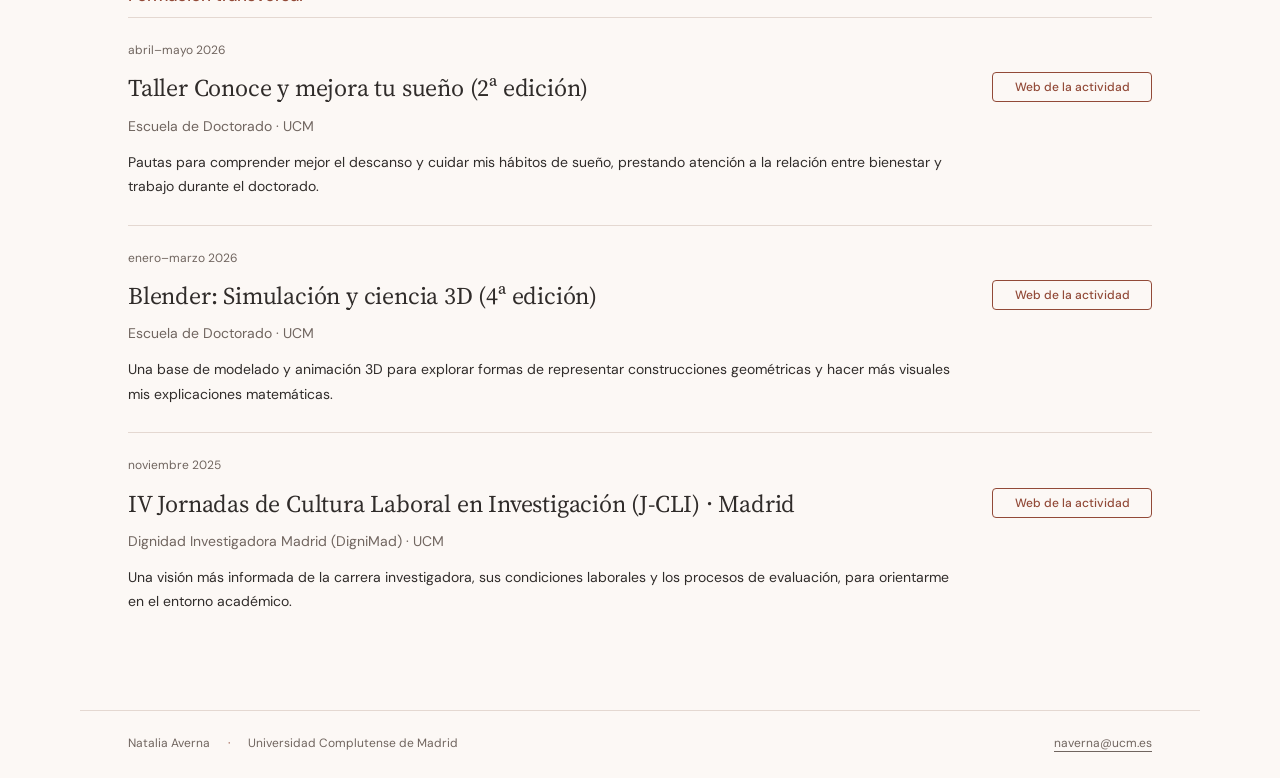
<file: es/formacion/index.html>
<!doctype html>
<html lang="es"><head><meta charset="utf-8"><meta name="viewport" content="width=device-width,initial-scale=1"><title>Natalia Averna · Formación</title><meta name="description" content="Natalia Averna, doctoranda en Investigación Matemática en la Universidad Complutense de Madrid. Dinámica topológica, docencia y actividad académica."><meta name="theme-color" content="#fcf8f5"><link rel="canonical" href="https://nataliaaverna.github.io/es/formacion/"><link rel="alternate" hreflang="en" href="https://nataliaaverna.github.io/en/training/"><link rel="alternate" hreflang="es" href="https://nataliaaverna.github.io/es/formacion/"><link rel="alternate" hreflang="x-default" href="https://nataliaaverna.github.io/es/formacion/"><link rel="stylesheet" href="../../assets/style.css"><link rel="icon" href="/favicon.ico" sizes="16x16 32x32 48x48"><link rel="icon" type="image/png" sizes="96x96" href="/favicon-96.png"></head>
<body><a class="skip" href="#main">Saltar al contenido</a><header class="site-header"><div class="wrap header-inner"><a class="brand" href="../../es/index.html">Natalia Averna<span aria-hidden="true" style="color:var(--accent)">.</span></a><div class="header-links"><nav class="main-nav" aria-label="Navegación principal"><a href="../../es/index.html">Inicio</a><a href="../../es/charlas-congresos/index.html">Charlas y congresos</a><a href="../../es/organizacion/index.html">Organización</a><a href="../../es/docencia/index.html">Docencia</a><a href="../../es/formacion/index.html" aria-current="page">Formación</a></nav><nav class="language" aria-label="Idioma"><a href="../../es/formacion/index.html" lang="es" hreflang="es" aria-label="Español" aria-current="true">ES</a><span aria-hidden="true">/</span><a href="../../en/training/index.html" lang="en" hreflang="en" aria-label="English">EN</a></nav></div></div></header>
<main class="wrap" id="main"><section class="inner inner-wide"><h1>Formación<span class="title-dot" aria-hidden="true">.</span></h1><p class="page-intro">Seguir aprendiendo es una parte importante de mi actividad académica. Me interesa profundizar en mi área de investigación y explorar otras ramas de las matemáticas, además de mejorar mis habilidades docentes y de comunicación. También dedico tiempo a una formación transversal que abarca desde herramientas informáticas hasta cuestiones de salud y bienestar.</p><section class="training-group" aria-labelledby="training-0"><h2 id="training-0">Formación matemática</h2><article class="training-entry"><p class="date">mayo–junio 2026</p><div class="training-copy"><h3 lang="es">Introducción a la teoría de Morse</h3><p class="training-institution">Programa de Doctorado en Investigación Matemática · UCM</p><p class="training-description">Una perspectiva de la teoría de Morse desde los sistemas dinámicos, para profundizar en la relación entre la topología de las variedades y el comportamiento de sus flujos.</p></div><div class="resource-links"><a class="resource-button" href="https://www.ucm.es/doctorado/doctorado_inv_mat/morse" target="_blank" rel="noopener noreferrer" aria-label="Web de la actividad (se abre en otra pestaña)">Web de la actividad</a></div></article><article class="training-entry"><p class="date">mayo 2026</p><div class="training-copy"><h3 lang="en">Topological and Geometric Deep Learning: Theory, Methods, and Applications</h3><p class="training-institution">Programa de Doctorado en Investigación Matemática · UCM</p><p class="training-description">Amplía mi visión de las aplicaciones de la topología y la geometría, conectando mi formación matemática con los problemas y métodos del aprendizaje automático.</p></div><div class="resource-links"><a class="resource-button" href="https://www.ucm.es/doctorado/doctorado_inv_mat/topological-and-geometric-deep-learning" target="_blank" rel="noopener noreferrer" aria-label="Web de la actividad (se abre en otra pestaña)">Web de la actividad</a></div></article><article class="training-entry"><p class="date">enero 2026</p><div class="training-copy"><h3 lang="en">Topological tools for planar periodic systems: Index and Horseshoe theory</h3><p class="training-institution">Programa de Doctorado en Investigación Matemática · UCM</p><p class="training-description">Herramientas para estudiar soluciones periódicas y detectar caos mediante argumentos topológicos, directamente relacionadas con el área de mi tesis.</p></div><div class="resource-links"><a class="resource-button" href="https://www.ucm.es/doctorado/doctorado_inv_mat/topological-tools-for-planar-periodic" target="_blank" rel="noopener noreferrer" aria-label="Web de la actividad (se abre en otra pestaña)">Web de la actividad</a></div></article></section><section class="training-group" aria-labelledby="training-1"><h2 id="training-1">Docencia y comunicación</h2><article class="training-entry"><p class="date">mayo–junio 2026</p><div class="training-copy"><h3 lang="es">Seminario de formación en competencias docentes universitarias (13ª edición)</h3><p class="training-institution">Escuela de Doctorado · UCM</p><p class="training-description">Recursos para planificar mis clases de problemas, adaptar las explicaciones a las necesidades del alumnado y reflexionar sobre cómo evaluar su aprendizaje.</p></div><div class="resource-links"><a class="resource-button" href="https://eventos.ucm.es/142110/detail/actividad-formativa-de-doctorado-presencial-13o-edicion-seminario-de-formacion-en-competencias-doce.html" target="_blank" rel="noopener noreferrer" aria-label="Web de la actividad (se abre en otra pestaña)">Web de la actividad</a></div></article><article class="training-entry"><p class="date">abril 2026</p><div class="training-copy"><h3 lang="es">Cómo Hablar Bien en Público: la Defensa de la Tesis (4ª edición)</h3><p class="training-institution">Escuela de Doctorado · UCM</p><p class="training-description">Estrategias para estructurar mis charlas, explicar ideas matemáticas con claridad y preparar la comunicación oral de mi investigación, incluida la futura defensa de la tesis.</p></div><div class="resource-links"><a class="resource-button" href="https://eventos.ucm.es/143794/detail/actividad-formativa-de-doctorado-presencial-como-hablar-bien-en-publico-la-defensa-de-la-tesis-4o-e.html" target="_blank" rel="noopener noreferrer" aria-label="Web de la actividad (se abre en otra pestaña)">Web de la actividad</a></div></article></section><section class="training-group" aria-labelledby="training-2"><h2 id="training-2">Formación transversal</h2><article class="training-entry"><p class="date">abril–mayo 2026</p><div class="training-copy"><h3 lang="es">Taller Conoce y mejora tu sueño (2ª edición)</h3><p class="training-institution">Escuela de Doctorado · UCM</p><p class="training-description">Pautas para comprender mejor el descanso y cuidar mis hábitos de sueño, prestando atención a la relación entre bienestar y trabajo durante el doctorado.</p></div><div class="resource-links"><a class="resource-button" href="https://eventos.ucm.es/141858/detail/actividad-formativa-de-doctorado-presecial-taller-conoce-y-mejora-tu-sueno-2o-edicion.html" target="_blank" rel="noopener noreferrer" aria-label="Web de la actividad (se abre en otra pestaña)">Web de la actividad</a></div></article><article class="training-entry"><p class="date">enero–marzo 2026</p><div class="training-copy"><h3 lang="es">Blender: Simulación y ciencia 3D (4ª edición)</h3><p class="training-institution">Escuela de Doctorado · UCM</p><p class="training-description">Una base de modelado y animación 3D para explorar formas de representar construcciones geométricas y hacer más visuales mis explicaciones matemáticas.</p></div><div class="resource-links"><a class="resource-button" href="https://eventos.ucm.es/143368/detail/actividad-formativa-de-doctorado-presencial-blender-simulacion-y-ciencia-3d-4o-edicion.html" target="_blank" rel="noopener noreferrer" aria-label="Web de la actividad (se abre en otra pestaña)">Web de la actividad</a></div></article><article class="training-entry"><p class="date">noviembre 2025</p><div class="training-copy"><h3 lang="es">IV Jornadas de Cultura Laboral en Investigación (J-CLI) · Madrid</h3><p class="training-institution">Dignidad Investigadora Madrid (DigniMad) · UCM</p><p class="training-description">Una visión más informada de la carrera investigadora, sus condiciones laborales y los procesos de evaluación, para orientarme en el entorno académico.</p></div><div class="resource-links"><a class="resource-button" href="https://www.j-cli.com/madrid" target="_blank" rel="noopener noreferrer" aria-label="Web de la actividad (se abre en otra pestaña)">Web de la actividad</a></div></article></section></section></main>
<footer class="wrap site-footer"><span class="footer-identity"><span>Natalia Averna</span><span class="footer-dot" aria-hidden="true">·</span><span>Universidad Complutense de Madrid</span></span><a href="mailto:naverna@ucm.es">naverna@ucm.es</a></footer></body></html>
</file>
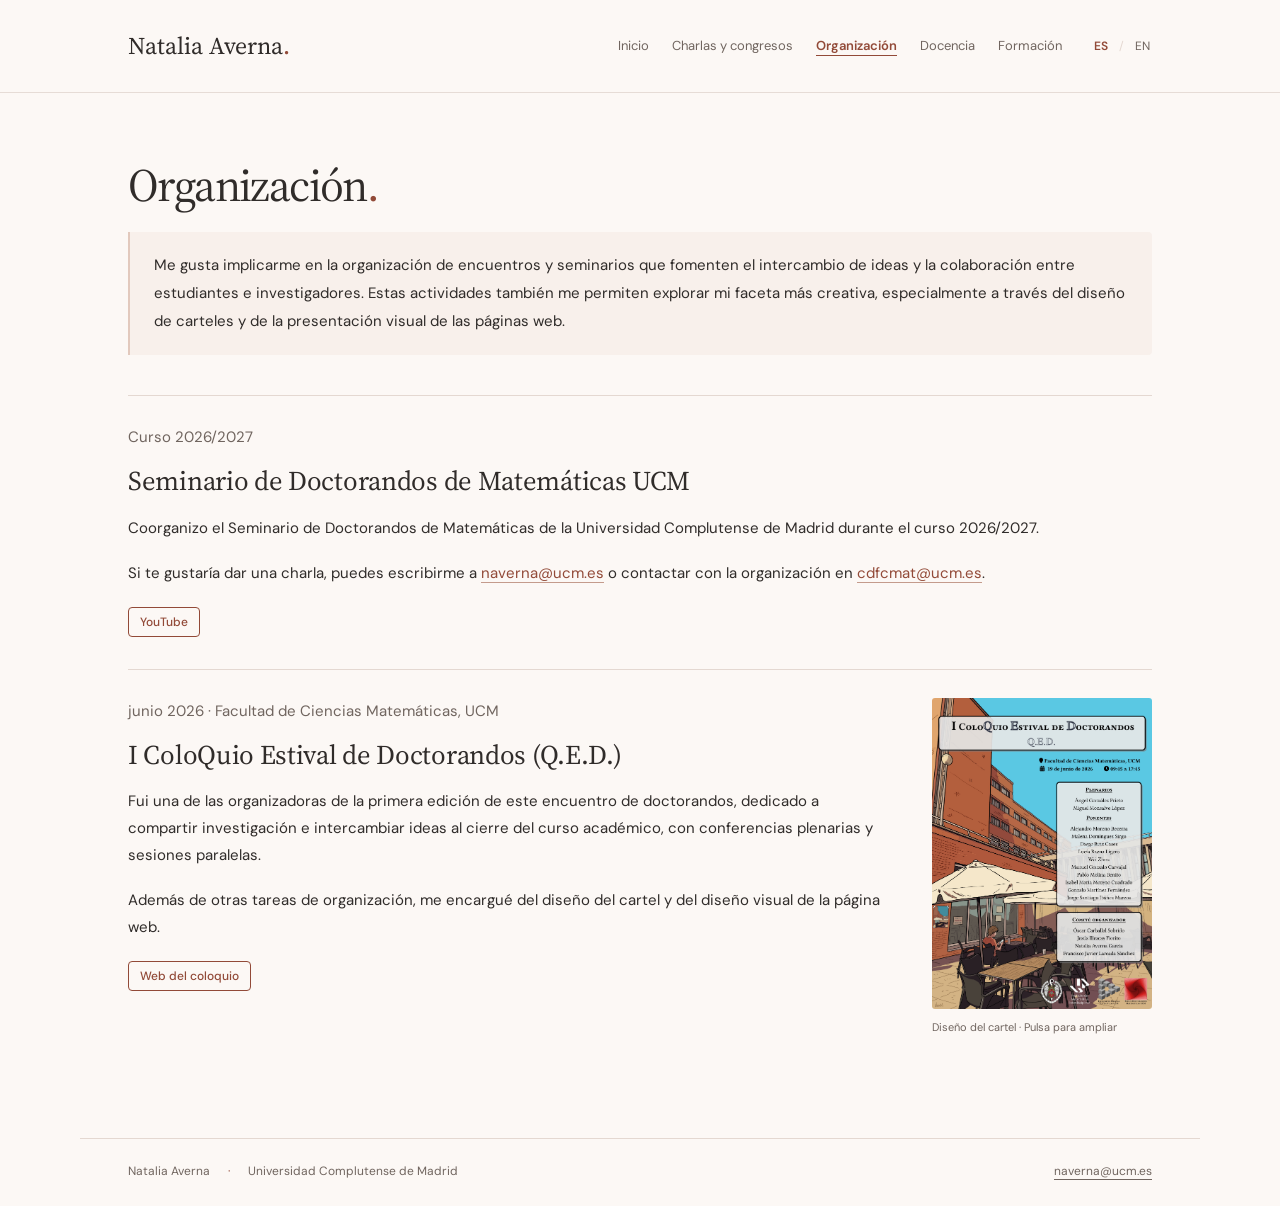
<file: es/organizacion/index.html>
<!doctype html>
<html lang="es"><head><meta charset="utf-8"><meta name="viewport" content="width=device-width,initial-scale=1"><title>Natalia Averna · Organización</title><meta name="description" content="Natalia Averna, doctoranda en Investigación Matemática en la Universidad Complutense de Madrid. Dinámica topológica, docencia y actividad académica."><meta name="theme-color" content="#fcf8f5"><link rel="canonical" href="https://nataliaaverna.github.io/es/organizacion/"><link rel="alternate" hreflang="en" href="https://nataliaaverna.github.io/en/organisation/"><link rel="alternate" hreflang="es" href="https://nataliaaverna.github.io/es/organizacion/"><link rel="alternate" hreflang="x-default" href="https://nataliaaverna.github.io/es/organizacion/"><link rel="stylesheet" href="../../assets/style.css"><link rel="icon" href="/favicon.ico" sizes="16x16 32x32 48x48"><link rel="icon" type="image/png" sizes="96x96" href="/favicon-96.png"></head>
<body><a class="skip" href="#main">Saltar al contenido</a><header class="site-header"><div class="wrap header-inner"><a class="brand" href="../../es/index.html">Natalia Averna<span aria-hidden="true" style="color:var(--accent)">.</span></a><div class="header-links"><nav class="main-nav" aria-label="Navegación principal"><a href="../../es/index.html">Inicio</a><a href="../../es/charlas-congresos/index.html">Charlas y congresos</a><a href="../../es/organizacion/index.html" aria-current="page">Organización</a><a href="../../es/docencia/index.html">Docencia</a><a href="../../es/formacion/index.html">Formación</a></nav><nav class="language" aria-label="Idioma"><a href="../../es/organizacion/index.html" lang="es" hreflang="es" aria-label="Español" aria-current="true">ES</a><span aria-hidden="true">/</span><a href="../../en/organisation/index.html" lang="en" hreflang="en" aria-label="English">EN</a></nav></div></div></header>
<main class="wrap" id="main"><section class="inner inner-wide"><h1>Organización<span class="title-dot" aria-hidden="true">.</span></h1><p class="page-intro">Me gusta implicarme en la organización de encuentros y seminarios que fomenten el intercambio de ideas y la colaboración entre estudiantes e investigadores. Estas actividades también me permiten explorar mi faceta más creativa, especialmente a través del diseño de carteles y de la presentación visual de las páginas web.</p><article class="entry organisation-entry"><p class="date">Curso 2026/2027</p><h2>Seminario de Doctorandos de Matemáticas UCM</h2>
        <p>Coorganizo el Seminario de Doctorandos de Matemáticas de la Universidad Complutense de Madrid durante el curso 2026/2027.</p>
        <p>Si te gustaría dar una charla, puedes escribirme a <a href="mailto:naverna@ucm.es">naverna@ucm.es</a> o contactar con la organización en <a href="mailto:cdfcmat@ucm.es">cdfcmat@ucm.es</a>.</p>
        <div class="resource-links"><a class="resource-button" href="https://www.youtube.com/@DoctorandosMatematicasUCM" target="_blank" rel="noopener noreferrer" aria-label="YouTube (se abre en otra pestaña)">YouTube</a></div></article>
        <article class="entry organisation-entry organisation-feature"><div class="organisation-copy"><p class="date">junio 2026 · Facultad de Ciencias Matemáticas, UCM</p><h2>I ColoQuio Estival de Doctorandos (Q.E.D.)</h2>
        <p>Fui una de las organizadoras de la primera edición de este encuentro de doctorandos, dedicado a compartir investigación e intercambiar ideas al cierre del curso académico, con conferencias plenarias y sesiones paralelas.</p>
        <p>Además de otras tareas de organización, me encargué del diseño del cartel y del diseño visual de la página web.</p>
        <div class="resource-links"><a class="resource-button" href="https://eventos.ucm.es/155435/detail/i-coloquio-estival-de-doctorandos-q-e-d-.html" target="_blank" rel="noopener noreferrer" aria-label="Web del coloquio (se abre en otra pestaña)">Web del coloquio</a></div></div><figure class="news-gallery poster-gallery" role="group" aria-label="Ampliar el cartel del I Q.E.D."><div class="gallery-frame"><a class="gallery-slide" href="../../assets/documents/cartel-qed-2026.jpg" target="_blank" rel="noopener noreferrer" aria-label="Ampliar el cartel del I Q.E.D."><img src="../../assets/documents/cartel-qed-2026.jpg" width="2481" height="3508" alt="Cartel del I Q.E.D., diseñado por Natalia Averna" loading="lazy" decoding="async"></a></div><figcaption>Diseño del cartel · Pulsa para ampliar</figcaption></figure></article></section><dialog class="photo-dialog" aria-label="Fotografías ampliadas"><div class="photo-dialog-inner"><div class="photo-dialog-toolbar"><span class="photo-dialog-count" aria-live="polite" aria-atomic="true"></span><button type="button" class="photo-close" data-photo-close>Cerrar imagen ×</button></div><div class="photo-dialog-stage"><img class="photo-dialog-image" alt=""></div><div class="photo-dialog-nav"><button type="button" class="gallery-arrow" data-photo-step="-1" aria-label="Foto anterior"><svg viewBox="0 0 24 24" width="20" height="20" aria-hidden="true" focusable="false"><path d="M19 12H5m6-6-6 6 6 6" fill="none" stroke="currentColor" stroke-width="1.7" stroke-linecap="round" stroke-linejoin="round"/></svg></button><button type="button" class="gallery-arrow" data-photo-step="1" aria-label="Foto siguiente"><svg viewBox="0 0 24 24" width="20" height="20" aria-hidden="true" focusable="false"><path d="M19 12H5m6-6-6 6 6 6" fill="none" stroke="currentColor" stroke-width="1.7" stroke-linecap="round" stroke-linejoin="round"/></svg></button></div></div></dialog></main>
<footer class="wrap site-footer"><span class="footer-identity"><span>Natalia Averna</span><span class="footer-dot" aria-hidden="true">·</span><span>Universidad Complutense de Madrid</span></span><a href="mailto:naverna@ucm.es">naverna@ucm.es</a></footer><script src="../../assets/gallery.js" defer></script></body></html>
</file>
<file: assets/style.css>
@import url('https://fonts.googleapis.com/css2?family=DM+Sans:wght@400;500;600&family=Source+Serif+4:wght@400;500;600&display=swap');
:root{--paper:#fcf8f5;--ink:#302c2a;--accent:#924a38;--muted:#70655f;--line:#e4d8d1;--wash:#f0e2da;color-scheme:light;font-family:'DM Sans',Arial,sans-serif;color:var(--ink);background:var(--paper);font-synthesis:none}
*{box-sizing:border-box}body{margin:0;font-size:16px;line-height:1.75}a{color:var(--accent);text-decoration-thickness:1px;text-underline-offset:4px}a:hover{text-decoration-thickness:2px}a:focus-visible{outline:2px solid var(--accent);outline-offset:5px;border-radius:1px}h1,h2,h3{font-family:'Source Serif 4',Georgia,serif;font-weight:400;line-height:1.2}h1{font-size:clamp(42px,5vw,60px);letter-spacing:-1.6px;margin:0 0 8px}h2{font-size:32px;letter-spacing:-.6px;margin:0}h3{font-size:25px;margin:0 0 12px}p{margin:0 0 18px}::selection{background:var(--wash)}
.wrap{max-width:1120px;margin:auto;padding:0 48px}.site-header{border-bottom:1px solid var(--line)}.header-inner{display:flex;align-items:center;justify-content:space-between;gap:24px;min-height:92px}.brand{font-family:'Source Serif 4',Georgia,serif;font-size:24px;text-decoration:none;color:var(--ink);white-space:nowrap}.header-links{display:flex;align-items:center;gap:30px}.main-nav{display:flex;gap:23px;align-items:center}.main-nav a{font-size:13px;text-decoration:none;color:var(--muted);white-space:nowrap;padding:12px 0}.main-nav a[aria-current=page]{color:var(--accent);text-decoration:underline;text-underline-offset:9px}.language{display:flex;align-items:center;gap:9px;font-size:12px;white-space:nowrap}.language a{text-decoration:none;padding:8px 2px;color:var(--muted)}.language a[aria-current=true]{color:var(--accent);font-weight:600}.language span{color:var(--line)}
.skip{position:absolute;left:16px;top:-80px;background:var(--paper);padding:12px;z-index:3}.skip:focus{top:12px}.hero{display:grid;grid-template-columns:290px minmax(0,1fr);gap:62px;padding-top:68px;padding-bottom:64px;align-items:start}.portrait{margin:0}.portrait img{width:100%;height:auto;display:block;border-radius:3px}.portrait figcaption{font-size:12px;color:var(--muted);margin-top:12px;line-height:1.7}.eyebrow{color:var(--accent);font-size:11px;font-weight:500;letter-spacing:1.8px;text-transform:uppercase;margin-bottom:14px}.role{font-size:17px;color:var(--muted);margin-bottom:26px}.bio{font-size:16px;line-height:1.85}.contact{margin-top:26px;margin-bottom:0}.contact a{font-size:14px}.news{border-top:1px solid var(--line);padding-top:28px;padding-bottom:60px}.section-head{display:flex;align-items:baseline;justify-content:space-between;gap:20px;margin-bottom:30px}.section-index{font-size:11px;letter-spacing:1.2px;color:var(--muted);text-transform:uppercase}.news-entry{display:grid;grid-template-columns:130px minmax(0,1fr);gap:30px;max-width:850px}.date{color:var(--muted);font-size:13px;padding-top:6px}.news-entry h3{font-size:25px}.news-entry p{font-size:15px;max-width:620px}.text-link{font-size:13px}.news-photo{max-width:100%;height:auto;margin:10px 0 20px;border-radius:3px}.site-footer{border-top:1px solid var(--line);padding-top:22px;padding-bottom:24px;display:flex;justify-content:space-between;gap:20px;font-size:12px;color:var(--muted)}.site-footer a{color:var(--muted)}
.inner{max-width:800px;min-height:60vh;padding-top:64px;padding-bottom:70px}.inner h1{font-size:46px;margin-bottom:20px}.page-intro{color:var(--muted);max-width:620px;margin-bottom:42px}.entry{border-top:1px solid var(--line);padding:28px 0 15px}.entry .date{margin-bottom:12px}.entry p{max-width:650px}.empty{border-top:1px solid var(--line);padding-top:26px;color:var(--muted)}
@media(min-width:1300px){.hero{padding-top:80px;padding-bottom:74px}}
@media(max-width:1000px){.header-inner{align-items:flex-start;flex-direction:column;gap:5px;padding-top:20px;padding-bottom:15px}.header-links{justify-content:space-between;width:100%}.hero{grid-template-columns:250px minmax(0,1fr);gap:36px}.main-nav{gap:20px}}
@media(max-width:720px){.wrap{padding-left:24px;padding-right:24px}.header-links{align-items:flex-start;gap:16px}.main-nav{flex-wrap:wrap;gap:0 18px}.main-nav a{font-size:12px;padding:7px 0}.language{padding-top:0}.hero{display:flex;flex-direction:column;gap:28px;padding-top:36px;padding-bottom:40px}.portrait{max-width:310px;width:100%;align-self:center}.portrait figcaption{font-size:11px}.hero-copy{width:100%}h1{font-size:43px}.role{font-size:16px;margin-bottom:22px}.bio{font-size:15px}.eyebrow{font-size:10px}.news-entry{grid-template-columns:1fr;gap:10px}.news-entry h3{font-size:24px}.news{padding-bottom:40px}.section-head{margin-bottom:22px}.section-index{display:none}.site-footer{flex-direction:column;gap:6px}.inner{padding-top:40px;padding-bottom:45px}.inner h1{font-size:36px}.entry h2{font-size:26px}}
.resource-button{display:inline-flex;align-items:center;justify-content:center;min-height:30px;padding:5px 11px;border:1px solid var(--accent);border-radius:4px;background:transparent;color:var(--accent);font-size:12px;font-weight:500;line-height:1.5;text-decoration:none;transition:background-color .15s ease,color .15s ease;max-width:100%;overflow-wrap:anywhere}
.resource-button:hover{background:var(--accent);color:var(--paper);text-decoration:none}.contact a.resource-button{font-size:12px}.resource-links{display:flex;flex-wrap:wrap;gap:8px;margin-top:16px}.contribution-year{margin-top:38px}.contribution-year>h2,.training-group>h2{font-family:'DM Sans',Arial,sans-serif;font-size:17px;font-weight:500;color:var(--accent);margin:0 0 12px;letter-spacing:0}.contribution{padding:24px 0 28px;border-top:1px solid var(--line)}.contribution h3{font-size:26px;margin:0 0 9px}.contribution-meta{display:flex;flex-wrap:wrap;gap:8px 18px;font-size:12px;color:var(--muted);margin-bottom:12px}.contribution-kind{color:var(--accent);font-weight:500}.event-name{font-size:14px;color:var(--muted);margin-bottom:0}
@media(pointer:coarse){.resource-button{min-height:44px;padding:9px 12px}}
@media(prefers-reduced-motion:reduce){.resource-button{transition:none}}
.organisation-entry{padding-bottom:32px}.organisation-entry h2{font-size:29px;margin-bottom:20px}.organisation-entry .resource-links{margin-top:22px}
@media(max-width:720px){.organisation-entry h2{font-size:26px}}
.teaching-entry{padding-bottom:32px}.teaching-entry h2{font-size:29px;margin-bottom:14px}.teaching-details{font-size:14px;color:var(--muted)}.teaching-terms{list-style:none;padding:0;margin:24px 0}.teaching-term{display:grid;grid-template-columns:minmax(0,1fr) 90px 105px;gap:16px;padding:10px 0;font-size:14px}.teaching-hours{font-variant-numeric:tabular-nums}.teaching-status{color:var(--muted);font-size:12px;align-self:center}
@media(max-width:480px){.teaching-term{grid-template-columns:minmax(0,1fr) auto;gap:2px 12px}.teaching-status{grid-column:1 / -1}.teaching-entry h2{font-size:26px}}
.training-group{margin-top:42px}.training-entry{border-top:1px solid var(--line);padding:23px 0 26px}.training-entry .date{margin-bottom:9px;padding-top:0}.training-entry h3{font-size:23px;line-height:1.35;margin-bottom:10px}.training-institution{font-size:13px;color:var(--muted);margin-bottom:0}.training-entry .resource-links{margin-top:15px}
@media(max-width:720px){.training-entry h3{font-size:22px}}

.training-description{font-size:14px;line-height:1.75;max-width:650px;margin:12px 0 0}
.news-story{padding:28px 0;border-top:1px solid var(--line)}.news-story:first-of-type{border-top:0;padding-top:0}.news-story.has-gallery{display:grid;grid-template-columns:minmax(0,1fr) 300px;gap:36px;align-items:start}.news-copy{max-width:650px}.news-copy time{display:block;margin-bottom:12px}.news-copy h3{font-size:26px;margin-bottom:14px}.news-copy>p{font-size:15px;line-height:1.8;margin-bottom:0}.news-copy .text-link{display:inline-block;margin-top:16px}.news-gallery{min-width:0}.gallery-frame{aspect-ratio:4/3;background:var(--wash);border-radius:3px;overflow:hidden;touch-action:pan-y pinch-zoom}.gallery-slide{display:block;width:100%;height:100%;cursor:zoom-in}.gallery-slide[hidden]{display:none}.gallery-slide img{display:block;width:100%;height:100%;object-fit:contain}.gallery-slide:focus-visible{outline-offset:-3px}.gallery-controls{display:flex;align-items:center;justify-content:space-between;gap:4px;margin-top:6px}.gallery-controls[hidden]{display:none}.gallery-arrow,.gallery-dot,.photo-close{font-family:inherit;color:var(--accent);background:transparent;border:0;cursor:pointer;min-width:44px;min-height:44px;padding:8px}.gallery-arrow{font-size:20px}.gallery-arrow:hover,.photo-close:hover{background:var(--wash)}.gallery-arrow:focus-visible,.gallery-dot:focus-visible,.photo-close:focus-visible{outline:2px solid var(--accent);outline-offset:1px}.gallery-dots{display:flex;align-items:center;justify-content:center}.gallery-dot{min-width:28px;padding:8px}.gallery-dot span{display:block;width:6px;height:6px;margin:auto;border:1px solid var(--accent);border-radius:50%}.gallery-dot[aria-pressed=true] span{background:var(--accent)}.gallery-count{font-size:11px;color:var(--muted);white-space:nowrap;font-variant-numeric:tabular-nums}.gallery-hint{font-size:11px;color:var(--muted);margin:4px 0 0;text-align:center}.photo-dialog{padding:0;border:0;border-radius:4px;max-width:calc(100vw - 32px);max-height:calc(100dvh - 32px);width:1000px;background:var(--paper);color:var(--ink)}.photo-dialog::backdrop{background:rgba(25,20,18,.82)}.photo-dialog-inner{padding:12px 16px}.photo-dialog-toolbar{display:flex;justify-content:space-between;align-items:center;gap:16px}.photo-dialog-count{font-size:13px;color:var(--muted);font-variant-numeric:tabular-nums}.photo-close{font-size:13px}.photo-dialog-stage{display:flex;align-items:center;justify-content:center;touch-action:auto}.photo-dialog-image{display:block;max-width:100%;max-height:calc(100dvh - 160px);width:auto;height:auto;object-fit:contain}.photo-dialog-nav{display:flex;justify-content:center;gap:24px;margin-top:4px}.photo-dialog-nav [hidden]{display:none}
@media(max-width:800px){.news-story.has-gallery{grid-template-columns:1fr;gap:22px}.news-gallery{width:100%;max-width:360px;justify-self:start}.news-copy h3{font-size:24px}}
@media(pointer:coarse){.gallery-dot{min-width:44px}}
@media(max-width:360px){.gallery-dot{min-width:36px}.gallery-controls{gap:0}.gallery-count{font-size:11px}}


.news-story:not(.has-gallery) .news-copy{max-width:none}
.inner.inner-wide{max-width:none}
.inner-wide .page-intro,.inner-wide .entry p,.inner-wide .training-description{max-width:none}


.training-entry{display:grid;grid-template-columns:minmax(0,1fr) 160px;column-gap:36px;align-items:start}
.training-entry>.date{grid-column:1 / -1}
.training-copy{min-width:0}
.training-entry>.resource-links{margin-top:0;width:100%}
.training-entry>.resource-links>.resource-button{width:100%;text-align:center}
@media(max-width:720px){.training-entry{grid-template-columns:minmax(0,1fr);row-gap:0}.training-entry>.resource-links{width:160px;max-width:100%;margin-top:16px}}


.title-dot{color:var(--accent)}
.footer-identity{display:flex;align-items:baseline;flex-wrap:wrap;column-gap:18px;row-gap:2px}
.footer-dot{color:var(--accent)}
.inner .page-intro{max-width:none;background:#f8f0eb;border-left:2px solid #e2c9bd;border-radius:0 4px 4px 0;padding:20px 24px;color:var(--ink);font-size:15px;line-height:1.85}
.text-link{text-decoration-thickness:1px}
.text-link span{display:inline-block;transition:transform .18s ease}
.text-link:hover span,.text-link:focus-visible span{transform:translateX(4px)}
.bio a,.page-intro a,.organisation-entry p a{transition:text-decoration-color .18s ease;text-decoration-color:#c49b8c}
.bio a:hover,.page-intro a:hover,.organisation-entry p a:hover{text-decoration-color:var(--accent)}
@media(max-width:720px){.inner .page-intro{padding:16px 18px}.footer-identity{column-gap:14px}}
@media(prefers-reduced-motion:reduce){.text-link span,.resource-button,.bio a,.page-intro a,.organisation-entry p a{transition:none}.text-link:hover span,.text-link:focus-visible span{transform:none}}


.gallery-fill .gallery-slide img{object-fit:cover;object-position:center 60%}

.contribution-meta{align-items:center}
.contribution-kind{display:inline-block;padding:3px 10px;border-radius:4px;background:#f5eae4;min-width:62px;text-align:center;font-size:11px}
.contribution-year>h2{display:flex;align-items:center;gap:20px;margin-bottom:0}
.contribution-year>h2::after{content:"";height:1px;background:var(--line);flex:1}
.contribution-year>.contribution:first-of-type{border-top:0}

.teaching-heading h2{font-size:30px;margin-bottom:10px}
.teaching-heading .teaching-details{margin-bottom:0}
.teaching-year{margin-top:32px}
.teaching-year-head{display:flex;align-items:center;gap:20px}
.teaching-year-head h2{font-family:'DM Sans',Arial,sans-serif;font-size:17px;font-weight:500;color:var(--accent);margin:0;display:flex;align-items:center;gap:20px;flex:1}
.teaching-year-head h2::after{content:"";height:1px;background:var(--line);flex:1}
.teaching-year-head>.resource-button{flex:none}
.teaching-terms{margin:14px 0 0}
.teaching-term{grid-template-columns:minmax(0,1fr) 100px 130px;align-items:center;padding:18px 0;border-bottom:1px solid var(--line)}
.teaching-hours{color:var(--accent);font-size:13px}
.teaching-hours strong{font-size:24px;font-weight:500;line-height:1.2}
.teaching-status{justify-self:end;padding:4px 11px;border-radius:4px;background:#efece8;color:#625c56;font-size:11px;white-space:nowrap}
.status-current{background:#f0e2da;color:var(--accent)}
.status-current::before{content:"";display:inline-block;width:5px;height:5px;border-radius:50%;background:currentColor;margin-right:7px;vertical-align:middle}
.status-planned{background:#f2eeea;color:var(--muted)}
@media(max-width:600px){.teaching-year-head{flex-wrap:wrap;gap:12px}.teaching-year-head h2{flex-basis:100%}.teaching-term{grid-template-columns:minmax(0,1fr) auto;gap:8px 16px}.teaching-status{grid-column:1 / -1;justify-self:start}.teaching-heading h2{font-size:27px}}


.teaching-subject{margin-top:24px}
.teaching-subject+.teaching-subject{margin-top:32px}
.teaching-subject-head{display:flex;align-items:center;justify-content:space-between;gap:20px}
.teaching-subject-head h3{font-size:29px;margin:0}
.teaching-subject-head>.resource-button{flex-shrink:0}
.teaching-subject .teaching-details{margin:8px 0 0}
.teaching-term-detail{display:block;font-size:12px;color:var(--muted);margin-top:4px}
.teaching-materials{margin-top:10px}
.teaching-term-copy{min-width:0}
.kind-talk{background:#f0e2da;color:#924a38}
.kind-poster{background:#e7ede7;color:#49634f}
@media(max-width:600px){.teaching-subject-head{align-items:flex-start;flex-direction:column;gap:12px}.teaching-subject-head h3{font-size:26px}}

.gallery-arrow{appearance:none;-webkit-appearance:none;display:inline-flex;align-items:center;justify-content:center;flex:0 0 44px;width:44px;height:44px;padding:0;line-height:1}
.gallery-arrow svg{display:block;flex:none;width:20px;height:20px}
.gallery-arrow[data-photo-next] svg,.gallery-arrow[data-photo-step="1"] svg{transform:rotate(180deg)}
.gallery-arrow[hidden]{display:none}
@media(max-width:360px){.gallery-dot{min-width:28px;width:28px;padding:6px}.gallery-controls{gap:0}}

.news-archive{border-top:1px solid var(--line)}
.news-archive>summary{display:list-item;width:fit-content;cursor:pointer;list-style:none;color:var(--accent);font:inherit;font-size:14px;padding:18px 0}
.news-archive>summary::-webkit-details-marker{display:none}
.news-archive>summary:hover{text-decoration:underline;text-underline-offset:4px}
.news-archive>summary:focus-visible{outline:2px solid var(--accent);outline-offset:5px}
.news-archive .news-less{display:none}
.news-archive[open] .news-more{display:none}
.news-archive[open] .news-less{display:inline}
.news-archive-items>.news-story:first-of-type{padding-top:14px}

.main-nav a{position:relative;isolation:isolate}
.main-nav a::before{content:"";position:absolute;inset:4px -7px;border-radius:6px;background:rgba(146,74,56,.065);box-shadow:0 3px 10px rgba(48,44,42,.07);opacity:0;z-index:-1;pointer-events:none;transition:opacity 180ms ease}
@media (hover:hover){.main-nav a:hover::before{opacity:1}}
.main-nav a:focus-visible::before{opacity:1}
.name-dot{display:inline-block}
@media (prefers-reduced-motion:no-preference){


.news-story.reveal-waiting{opacity:0;transform:translateY(12px)}
.news-story.reveal-ready{transition:opacity 500ms ease-out,transform 500ms ease-out}
}
@media (prefers-reduced-motion:reduce){.main-nav a::before{transition:none}}

.site-header{border-bottom-color:#e6dcd6}
.main-nav a[aria-current=page]{text-decoration:none}
.main-nav a[aria-current=page]::after{content:"";position:absolute;bottom:3px;left:0;width:22px;height:2px;border-radius:2px;background:var(--accent)}
.hero{grid-template-columns:300px minmax(0,1fr);gap:56px;align-items:start;padding-top:64px;padding-bottom:64px}
.hero-copy h1{line-height:1.08;margin-bottom:14px}
.portrait{padding-top:3px}
.portrait img{border-radius:3px}
.portrait figcaption{margin-top:14px}
.bio{line-height:1.8}
.hero .role{margin-bottom:24px}
.inner .page-intro{margin-bottom:40px}
.contribution h3,.news-copy h3,.organisation-entry h2{font-size:27px;line-height:1.3;letter-spacing:-.3px}
.training-entry h3{font-size:24px;line-height:1.35;letter-spacing:-.2px}
.contribution-meta,.date{font-size:12px;font-variant-numeric:tabular-nums;line-height:1.6}
.entry .date,.training-entry .date,.news-copy time,.contribution-meta{padding-top:0;margin-bottom:12px}
.event-name,.training-institution{color:var(--muted);font-size:14px;line-height:1.65}
.contribution h3,.training-entry h3{margin-bottom:10px}
.organisation-entry h2{margin-bottom:16px}
.organisation-entry p,.news-copy>p{font-size:15px;line-height:1.8}
.contribution .resource-links,.organisation-entry .resource-links{margin-top:20px;gap:10px}
.news-copy .text-link{margin-top:18px}
.contribution-year{display:grid;grid-template-columns:88px minmax(0,1fr);column-gap:32px;margin-top:40px}
.contribution-year>h2{display:block;padding-top:26px;font-size:19px;line-height:1.4;margin:0}
.contribution-year>h2::after{display:none}
.year-contributions{min-width:0}
.year-contributions>.contribution:first-child{border-top:1px solid var(--line)}
.contribution{padding:24px 0 28px}
.organisation-feature{display:grid;grid-template-columns:minmax(0,1fr) 220px;gap:40px;align-items:start}
.organisation-copy{min-width:0}
.poster-gallery{margin:0;width:100%;max-width:220px}
.poster-gallery .gallery-frame{aspect-ratio:auto;background:transparent;border-radius:3px}
.poster-gallery .gallery-slide{height:auto}
.poster-gallery .gallery-slide img{height:auto;object-fit:contain}
.poster-gallery figcaption{font-size:11px;color:var(--muted);line-height:1.6;margin-top:10px}
@media(max-width:1000px){.hero{grid-template-columns:250px minmax(0,1fr);gap:36px}}
@media(max-width:720px){
.main-nav a[aria-current=page]::after{bottom:1px;width:18px}
.hero{display:flex;gap:28px;padding-top:36px;padding-bottom:40px}
.portrait{max-width:290px;padding-top:0}
.hero-copy h1{margin-bottom:12px}
.contribution-year{display:block;margin-top:32px}
.contribution-year>h2{padding-top:0;margin-bottom:14px;font-size:17px}
.contribution h3,.news-copy h3,.organisation-entry h2{font-size:24px}
.training-entry h3{font-size:22px}
.organisation-feature{grid-template-columns:1fr;gap:24px}
.poster-gallery{max-width:240px}
}

.main-nav a[aria-current=page]{font-weight:600;text-decoration-line:underline;text-decoration-thickness:1px;text-underline-offset:5px;text-decoration-skip-ink:auto}
.main-nav a[aria-current=page]::after{display:none}

.teaching-subject{padding-bottom:12px}
.teaching-year+.teaching-year{margin-top:48px}
.teaching-role{font-size:15px;margin:10px 0 0;color:var(--ink)}
.course-materials{margin-top:24px;padding:22px 24px;background:#f8f0eb;border-left:2px solid #e2c9bd;border-radius:0 4px 4px 0}
.course-materials h4{font-family:'DM Sans',Arial,sans-serif;font-size:14px;font-weight:500;line-height:1.5;margin:0;color:var(--ink)}
.course-materials .resource-links{margin-top:14px;gap:12px}
.course-materials .resource-button{background:var(--paper);min-height:40px;padding:8px 16px}
.course-materials .resource-button:hover{background:var(--accent)}
@media(max-width:600px){.course-materials{padding:18px}.teaching-year+.teaching-year{margin-top:36px}.teaching-year-head>.teaching-status{justify-self:start}}

.teaching-subject{margin-top:18px;padding:26px 28px;background:#faf3ee;border:1px solid #e9ddd5;border-radius:8px}
.teaching-subject-head{gap:20px;align-items:center}
.teaching-subject-head h3{font-size:31px;line-height:1.2;letter-spacing:-.4px}
.teaching-subject .teaching-details{margin-top:10px;font-size:14px;line-height:1.6}
.teaching-role{margin-top:8px;font-size:15px;line-height:1.6}
.teaching-year+.teaching-year{margin-top:36px}
.teaching-subject .course-materials{margin-top:22px;padding:18px 0 0;background:transparent;border:0;border-top:1px solid var(--line);border-radius:0}
.course-materials .resource-links{margin-top:12px}
@media(max-width:600px){
.teaching-subject{padding:21px 20px;margin-top:16px}
.teaching-subject-head{align-items:flex-start;gap:12px}
.teaching-subject-head h3{font-size:27px}
.teaching-subject .course-materials{margin-top:20px;padding-top:16px}
.teaching-year+.teaching-year{margin-top:28px}
}

.teaching-subject-head>.resource-button{background:var(--paper)}
.teaching-subject-head>.resource-button:hover{background:var(--accent)}
</file>
